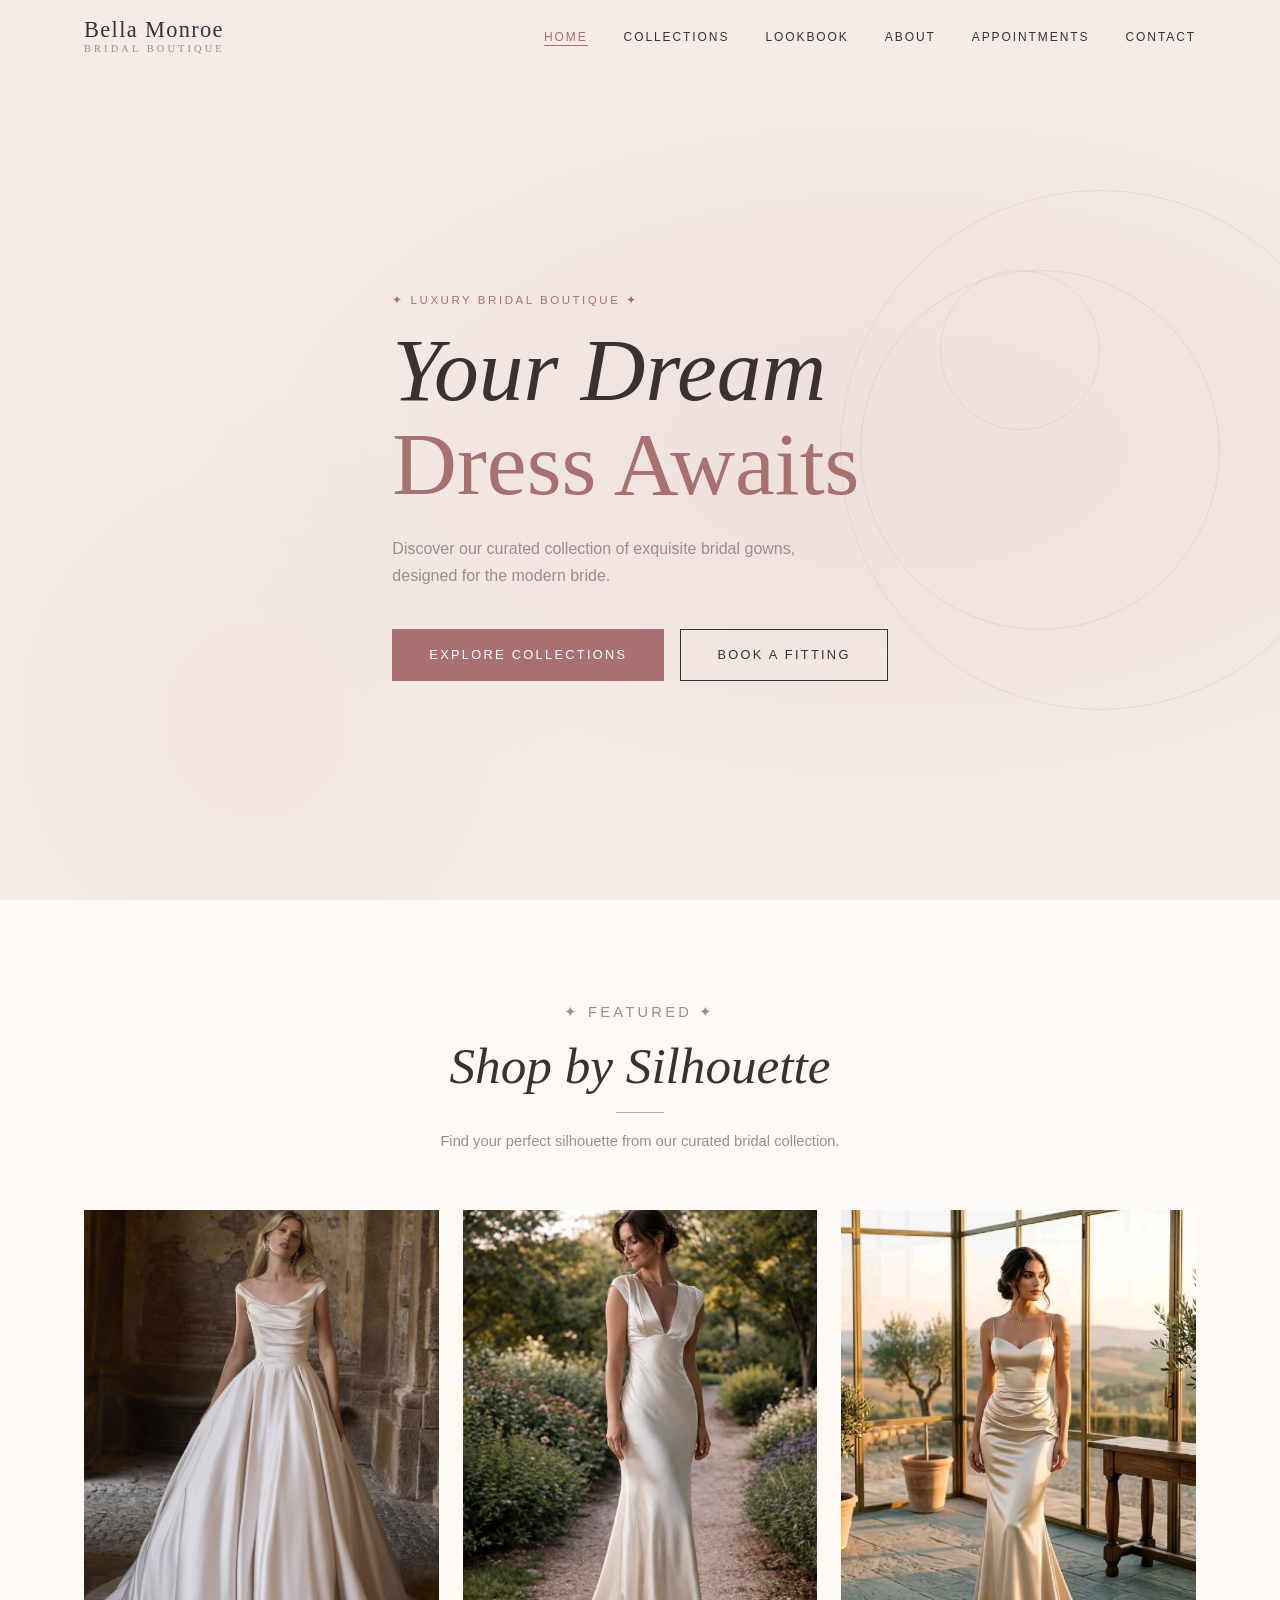
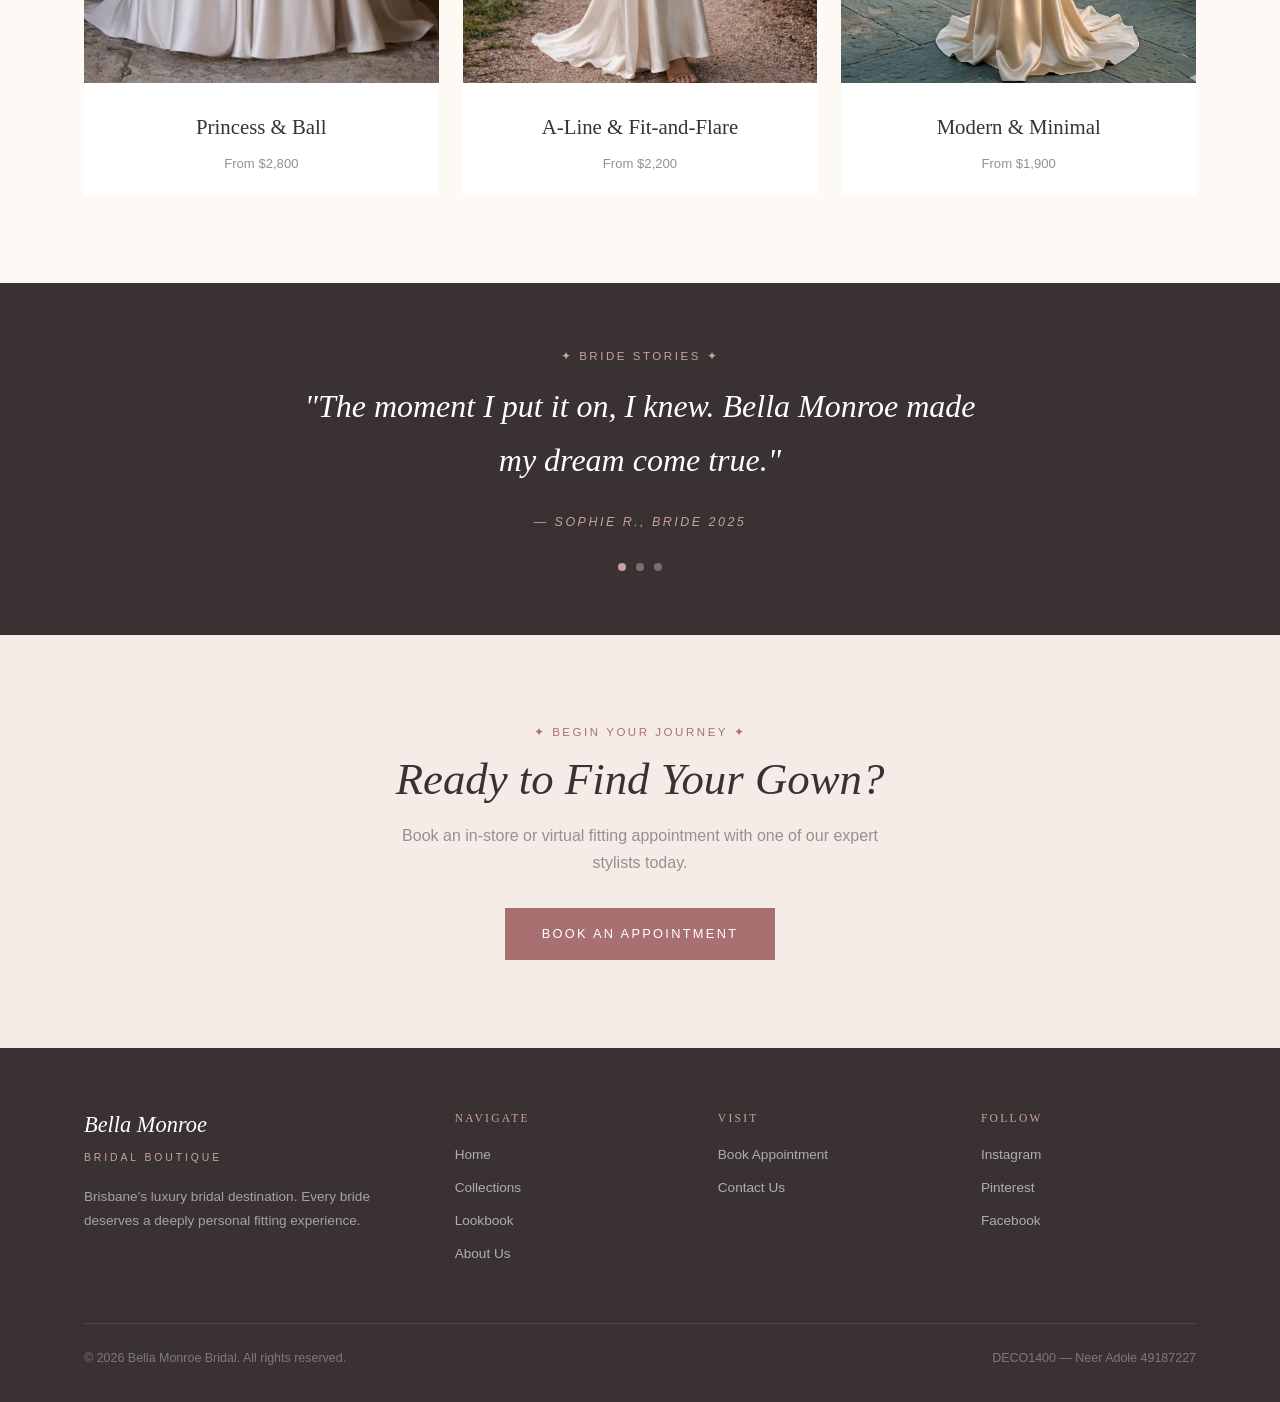
<file: index.html>
<!DOCTYPE html>
<html lang="en">
<head>
  <meta charset="UTF-8" />
  <meta name="viewport" content="width=device-width, initial-scale=1.0" />
  <title>Bella Monroe Bridal — Home</title>
  <link rel="stylesheet" href="css/style.css" />
</head>
<body>

  <nav class="nav">
    <div class="nav__inner">
      <a href="index.html" class="nav__logo">Bella Monroe<span>Bridal Boutique</span></a>
      <ul class="nav__links">
        <li><a href="index.html" class="active">Home</a></li>
        <li><a href="collections.html">Collections</a></li>
        <li><a href="lookbook.html">Lookbook</a></li>
        <li><a href="about.html">About</a></li>
        <li><a href="appointments.html">Appointments</a></li>
        <li><a href="contact.html">Contact</a></li>
      </ul>
      <button class="nav__burger" aria-label="Open menu"><span></span><span></span><span></span></button>
    </div>
  </nav>
  <div class="nav__mobile">
    <a href="index.html">Home</a><a href="collections.html">Collections</a><a href="lookbook.html">Lookbook</a>
    <a href="about.html">About</a><a href="appointments.html">Appointments</a><a href="contact.html">Contact</a>
  </div>

  <!-- Hero -->
  <section class="hero">
    <div class="hero__bg"></div>
    <div class="hero__ring hero__ring--1"></div>
    <div class="hero__ring hero__ring--2"></div>
    <div class="hero__ring hero__ring--3"></div>
    <div class="hero__content">
      <p class="eyebrow">✦ Luxury Bridal Boutique ✦</p>
      <h1>Your Dream<br><em>Dress Awaits</em></h1>
      <p class="hero__sub">Discover our curated collection of exquisite bridal gowns, designed for the modern bride.</p>
      <div class="hero__btns">
        <a href="collections.html" class="btn btn--rose">Explore Collections</a>
        <a href="appointments.html" class="btn">Book a Fitting</a>
      </div>
    </div>
  </section>

  <!-- Shop by Silhouette -->
  <section class="section section--ivory">
    <div class="container">
      <div class="section__heading reveal">
        <p class="eyebrow">✦ Featured ✦</p>
        <h2>Shop by Silhouette</h2>
        <div class="divider"></div>
        <p>Find your perfect silhouette from our curated bridal collection.</p>
      </div>
      <div class="silhouettes">
        <a href="collections.html" class="silhouette-card reveal">
          <div class="silhouette-card__img">
            <img src="images/gown-1.jpeg" alt="Princess and Ball Gown" />
          </div>
          <h3>Princess &amp; Ball</h3>
          <p>From $2,800</p>
        </a>
        <a href="collections.html" class="silhouette-card reveal">
          <div class="silhouette-card__img">
            <img src="images/gown-3.jpeg" alt="A-Line and Fit-and-Flare" />
          </div>
          <h3>A-Line &amp; Fit-and-Flare</h3>
          <p>From $2,200</p>
        </a>
        <a href="collections.html" class="silhouette-card reveal">
          <div class="silhouette-card__img">
            <img src="images/gown-8.jpeg" alt="Modern and Minimal" />
          </div>
          <h3>Modern &amp; Minimal</h3>
          <p>From $1,900</p>
        </a>
      </div>
    </div>
  </section>

  <!-- Testimonials -->
  <section class="testimonials-strip">
    <p class="eyebrow" style="color:var(--rose);">✦ Bride Stories ✦</p>
    <div class="testimonials-strip__track">
      <div class="testimonial active">
        <blockquote>"The moment I put it on, I knew. Bella Monroe made my dream come true."</blockquote>
        <cite>— Sophie R., Bride 2025</cite>
      </div>
      <div class="testimonial">
        <blockquote>"Every detail was perfect. The team made me feel like royalty from the very first fitting."</blockquote>
        <cite>— Amelia K., Bride 2025</cite>
      </div>
      <div class="testimonial">
        <blockquote>"I walked in nervous and walked out with the most beautiful gown I'd ever seen on myself."</blockquote>
        <cite>— Charlotte M., Bride 2024</cite>
      </div>
    </div>
    <div class="testimonials-strip__dots">
      <button class="active" aria-label="Testimonial 1"></button>
      <button aria-label="Testimonial 2"></button>
      <button aria-label="Testimonial 3"></button>
    </div>
  </section>

  <!-- CTA Strip -->
  <section class="section section--blush">
    <div class="container" style="text-align:center;">
      <div class="reveal">
        <p class="eyebrow">✦ Begin Your Journey ✦</p>
        <h2 style="font-size:clamp(1.8rem,3.5vw,2.8rem);font-style:italic;margin-bottom:16px;">Ready to Find Your Gown?</h2>
        <p style="color:var(--warm-grey);margin-bottom:32px;max-width:480px;margin-left:auto;margin-right:auto;">Book an in-store or virtual fitting appointment with one of our expert stylists today.</p>
        <a href="appointments.html" class="btn btn--rose">Book an Appointment</a>
      </div>
    </div>
  </section>

  <footer class="footer">
    <div class="container">
      <div class="footer__grid">
        <div class="footer__brand"><h3>Bella Monroe</h3><span>Bridal Boutique</span><p>Brisbane's luxury bridal destination. Every bride deserves a deeply personal fitting experience.</p></div>
        <div class="footer__col"><h4>Navigate</h4><a href="index.html">Home</a><a href="collections.html">Collections</a><a href="lookbook.html">Lookbook</a><a href="about.html">About Us</a></div>
        <div class="footer__col"><h4>Visit</h4><a href="appointments.html">Book Appointment</a><a href="contact.html">Contact Us</a></div>
        <div class="footer__col"><h4>Follow</h4><a href="#">Instagram</a><a href="#">Pinterest</a><a href="#">Facebook</a></div>
      </div>
      <div class="footer__bottom"><span>&copy; 2026 Bella Monroe Bridal. All rights reserved.</span><span>DECO1400 — Neer Adole 49187227</span></div>
    </div>
  </footer>
  <script src="js/script.js"></script>
</body>
</html>
</file>
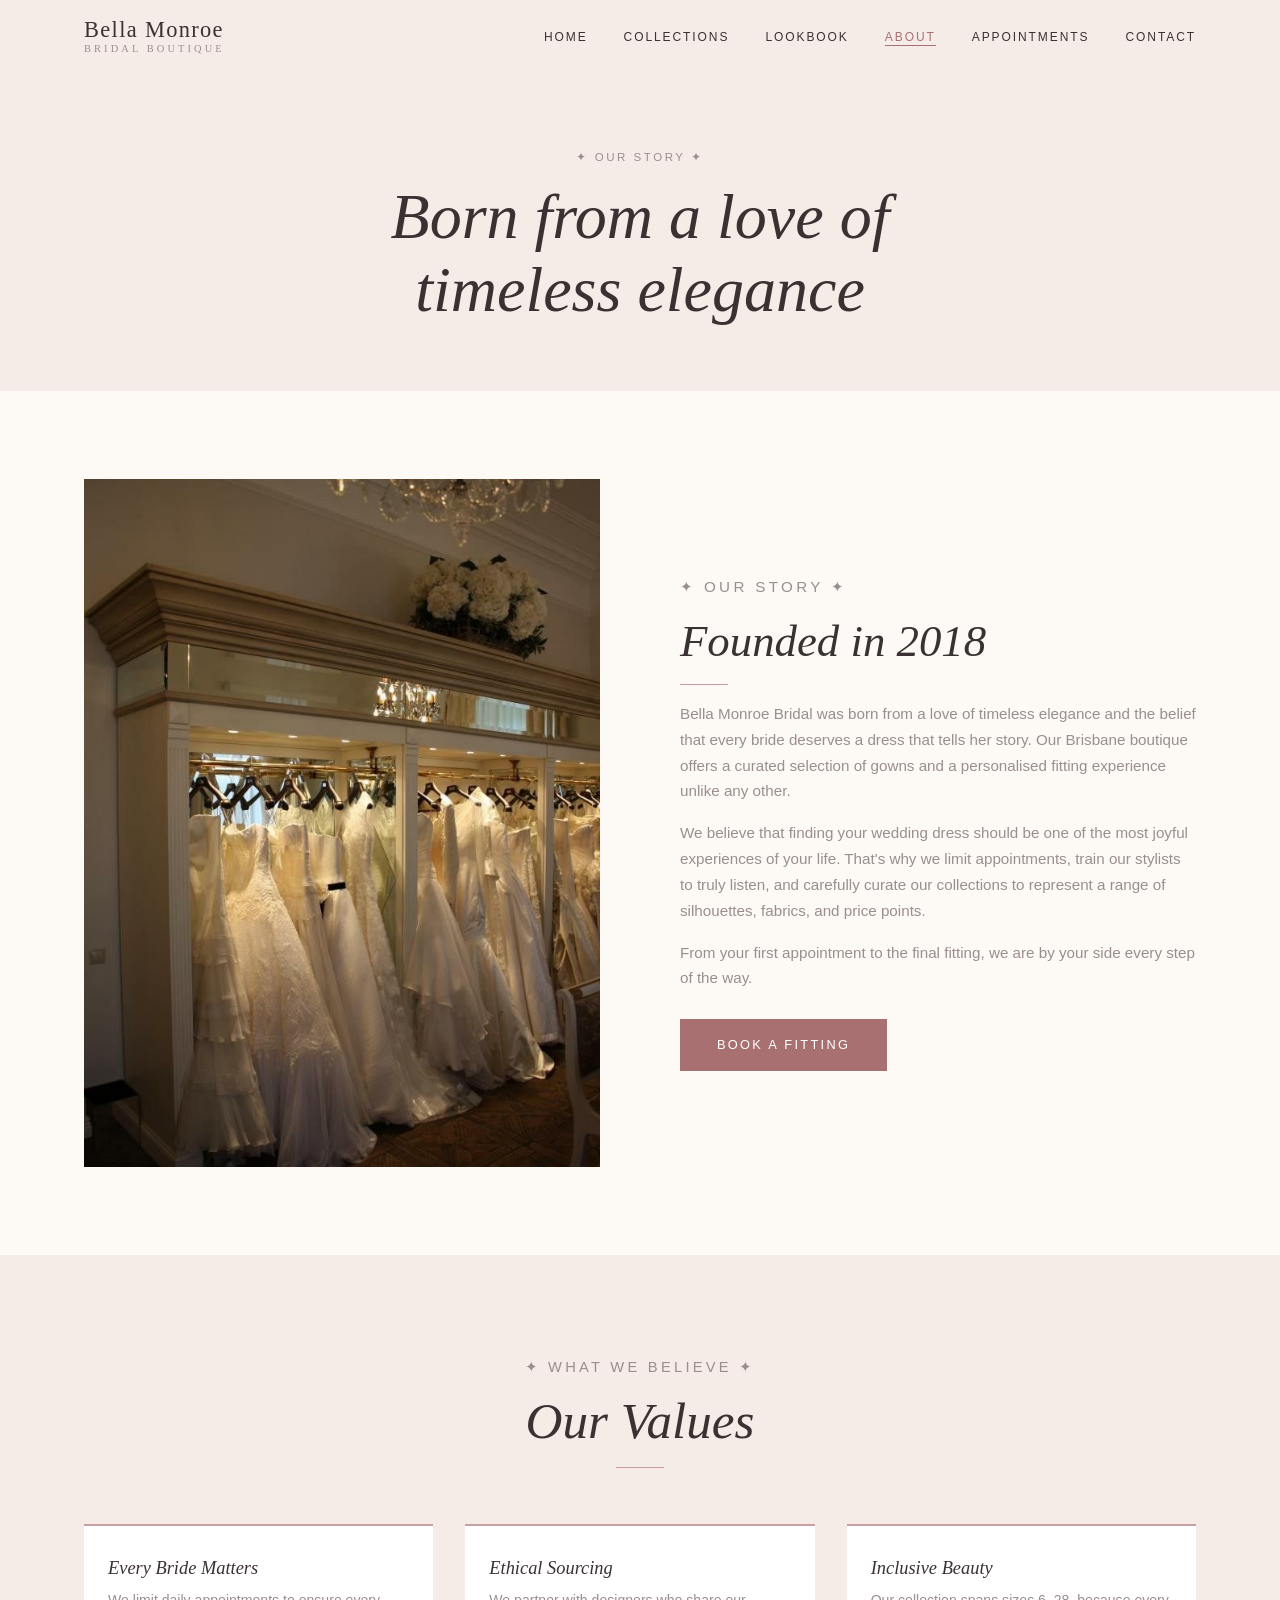
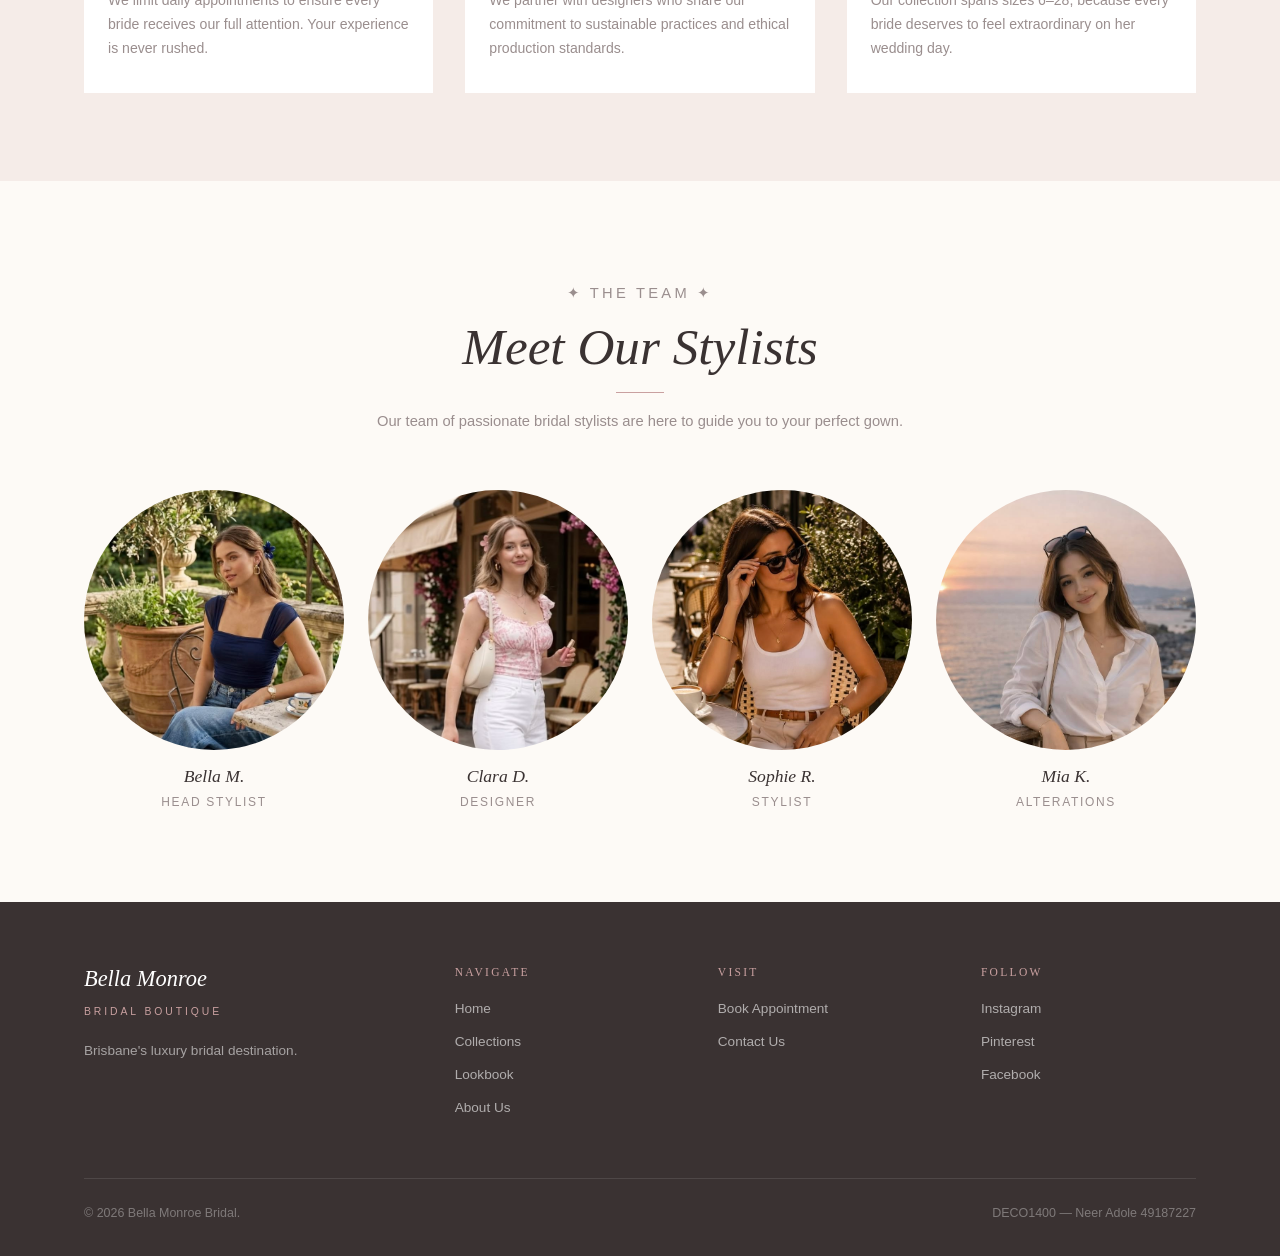
<file: about.html>
<!DOCTYPE html>
<html lang="en">
<head>
  <meta charset="UTF-8" />
  <meta name="viewport" content="width=device-width, initial-scale=1.0" />
  <title>Bella Monroe Bridal — About Us</title>
  <link rel="stylesheet" href="css/style.css" />
</head>
<body>

  <nav class="nav">
    <div class="nav__inner">
      <a href="index.html" class="nav__logo">Bella Monroe<span>Bridal Boutique</span></a>
      <ul class="nav__links">
        <li><a href="index.html">Home</a></li>
        <li><a href="collections.html">Collections</a></li>
        <li><a href="lookbook.html">Lookbook</a></li>
        <li><a href="about.html" class="active">About</a></li>
        <li><a href="appointments.html">Appointments</a></li>
        <li><a href="contact.html">Contact</a></li>
      </ul>
      <button class="nav__burger" aria-label="Open menu"><span></span><span></span><span></span></button>
    </div>
  </nav>
  <div class="nav__mobile">
    <a href="index.html">Home</a><a href="collections.html">Collections</a><a href="lookbook.html">Lookbook</a>
    <a href="about.html">About</a><a href="appointments.html">Appointments</a><a href="contact.html">Contact</a>
  </div>

  <header class="page-header">
    <p class="eyebrow">✦ Our Story ✦</p>
    <h1>Born from a love of<br><em>timeless elegance</em></h1>
  </header>

  <!-- Our Story — boutique image -->
  <section class="section section--ivory">
    <div class="container">
      <div class="about-split">
        <div class="about-split__img reveal">
          <img src="images/boutique.jpeg" alt="Bella Monroe Bridal boutique — gowns on display" />
        </div>
        <div class="about-split__text reveal">
          <p class="eyebrow">✦ Our Story ✦</p>
          <h2>Founded in 2018</h2>
          <div class="divider" style="margin:16px 0;"></div>
          <p>Bella Monroe Bridal was born from a love of timeless elegance and the belief that every bride deserves a dress that tells her story. Our Brisbane boutique offers a curated selection of gowns and a personalised fitting experience unlike any other.</p>
          <p>We believe that finding your wedding dress should be one of the most joyful experiences of your life. That's why we limit appointments, train our stylists to truly listen, and carefully curate our collections to represent a range of silhouettes, fabrics, and price points.</p>
          <p>From your first appointment to the final fitting, we are by your side every step of the way.</p>
          <a href="appointments.html" class="btn btn--rose" style="margin-top:12px;">Book a Fitting</a>
        </div>
      </div>
    </div>
  </section>

  <!-- Values -->
  <section class="section section--blush">
    <div class="container">
      <div class="section__heading reveal">
        <p class="eyebrow">✦ What We Believe ✦</p>
        <h2>Our Values</h2>
        <div class="divider"></div>
      </div>
      <div class="values-grid">
        <div class="value-item reveal">
          <h4>Every Bride Matters</h4>
          <p>We limit daily appointments to ensure every bride receives our full attention. Your experience is never rushed.</p>
        </div>
        <div class="value-item reveal">
          <h4>Ethical Sourcing</h4>
          <p>We partner with designers who share our commitment to sustainable practices and ethical production standards.</p>
        </div>
        <div class="value-item reveal">
          <h4>Inclusive Beauty</h4>
          <p>Our collection spans sizes 6–28, because every bride deserves to feel extraordinary on her wedding day.</p>
        </div>
      </div>
    </div>
  </section>

  <!-- Meet the Team — stylist photos -->
  <section class="section section--ivory">
    <div class="container">
      <div class="section__heading reveal">
        <p class="eyebrow">✦ The Team ✦</p>
        <h2>Meet Our Stylists</h2>
        <div class="divider"></div>
        <p>Our team of passionate bridal stylists are here to guide you to your perfect gown.</p>
      </div>
      <div class="team-grid">
        <div class="team-card reveal">
          <div class="team-card__photo">
            <img src="images/stylist-bella.jpg" alt="Bella M. — Head Stylist" />
          </div>
          <h4>Bella M.</h4>
          <span>Head Stylist</span>
        </div>
        <div class="team-card reveal">
          <div class="team-card__photo">
            <img src="images/stylist-clara.jpg" alt="Clara D. — Designer" />
          </div>
          <h4>Clara D.</h4>
          <span>Designer</span>
        </div>
        <div class="team-card reveal">
          <div class="team-card__photo">
            <img src="images/stylist-sophie.jpg" alt="Sophie R. — Stylist" />
          </div>
          <h4>Sophie R.</h4>
          <span>Stylist</span>
        </div>
        <div class="team-card reveal">
          <div class="team-card__photo">
            <img src="images/stylist-mia.jpg" alt="Mia K. — Alterations" />
          </div>
          <h4>Mia K.</h4>
          <span>Alterations</span>
        </div>
      </div>
    </div>
  </section>

  <footer class="footer">
    <div class="container">
      <div class="footer__grid">
        <div class="footer__brand"><h3>Bella Monroe</h3><span>Bridal Boutique</span><p>Brisbane's luxury bridal destination.</p></div>
        <div class="footer__col"><h4>Navigate</h4><a href="index.html">Home</a><a href="collections.html">Collections</a><a href="lookbook.html">Lookbook</a><a href="about.html">About Us</a></div>
        <div class="footer__col"><h4>Visit</h4><a href="appointments.html">Book Appointment</a><a href="contact.html">Contact Us</a></div>
        <div class="footer__col"><h4>Follow</h4><a href="#">Instagram</a><a href="#">Pinterest</a><a href="#">Facebook</a></div>
      </div>
      <div class="footer__bottom"><span>&copy; 2026 Bella Monroe Bridal.</span><span>DECO1400 — Neer Adole 49187227</span></div>
    </div>
  </footer>
  <script src="js/script.js"></script>
</body>
</html>
</file>
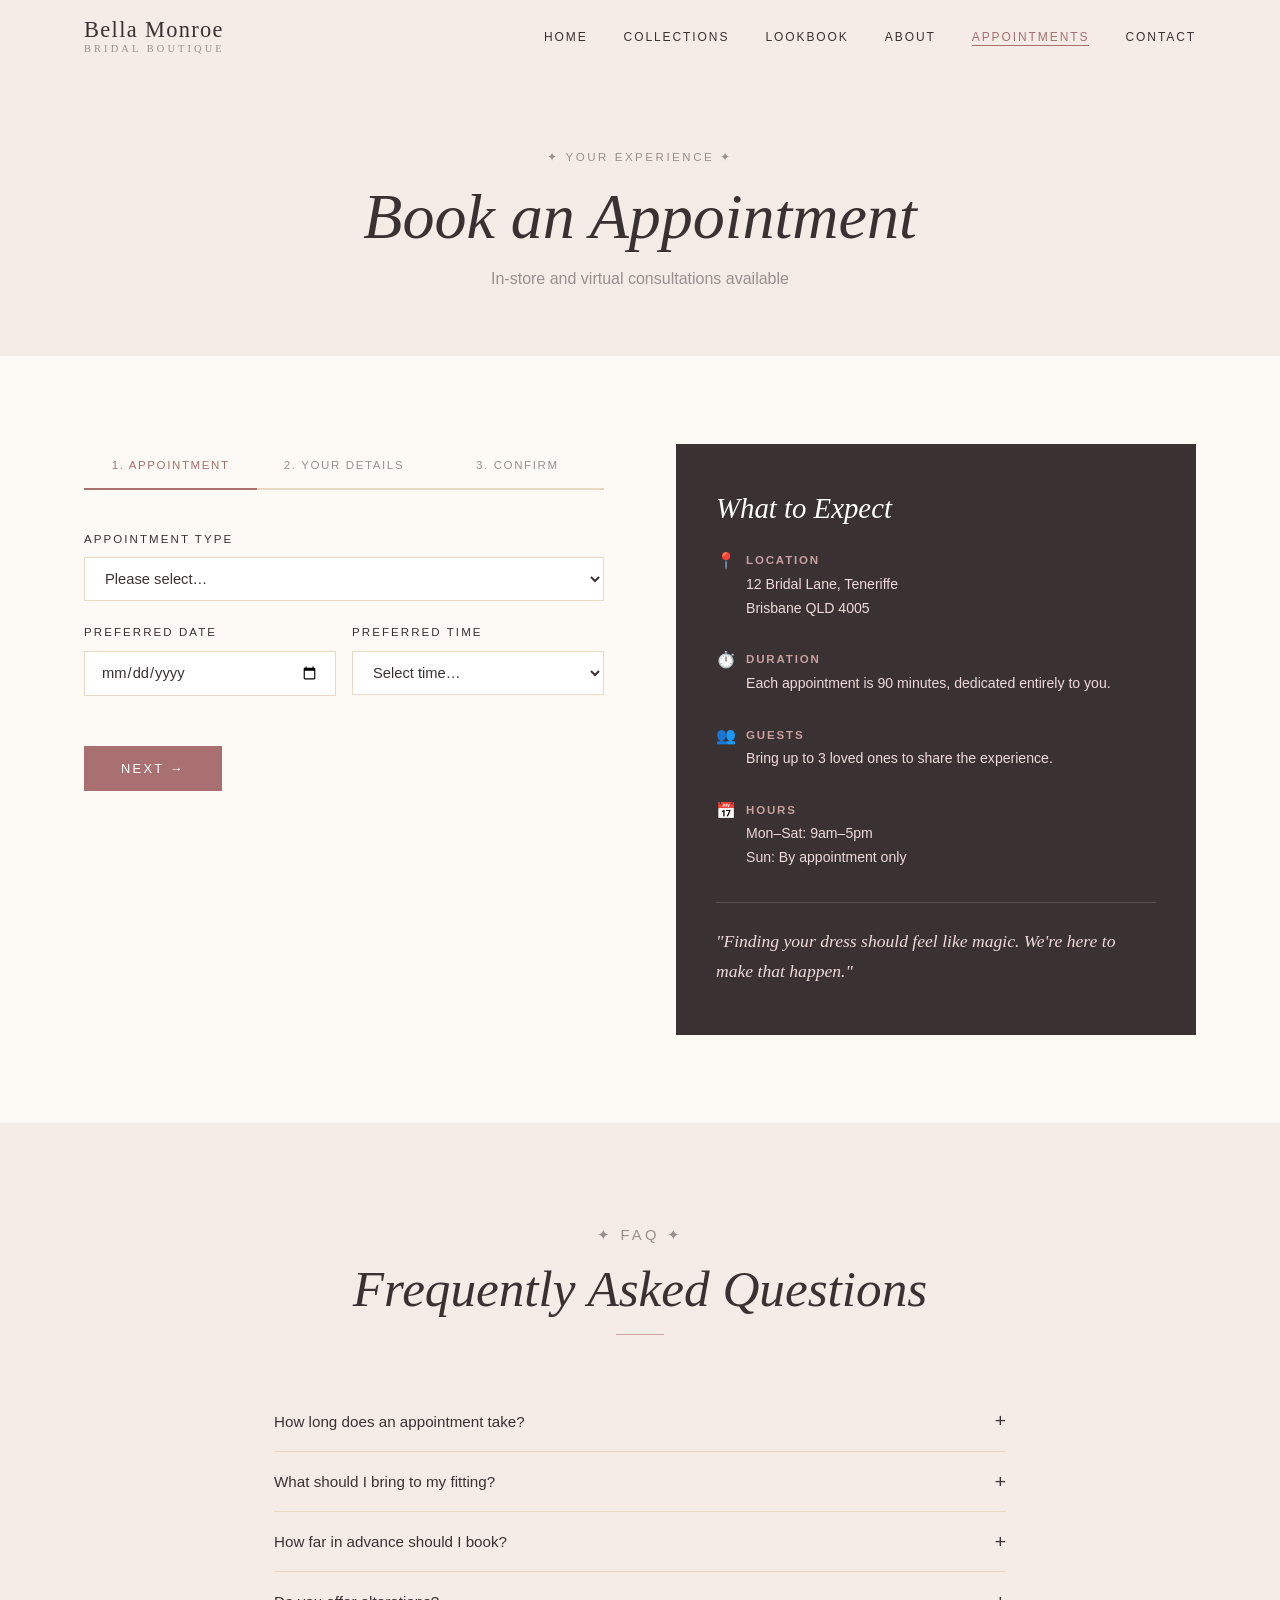
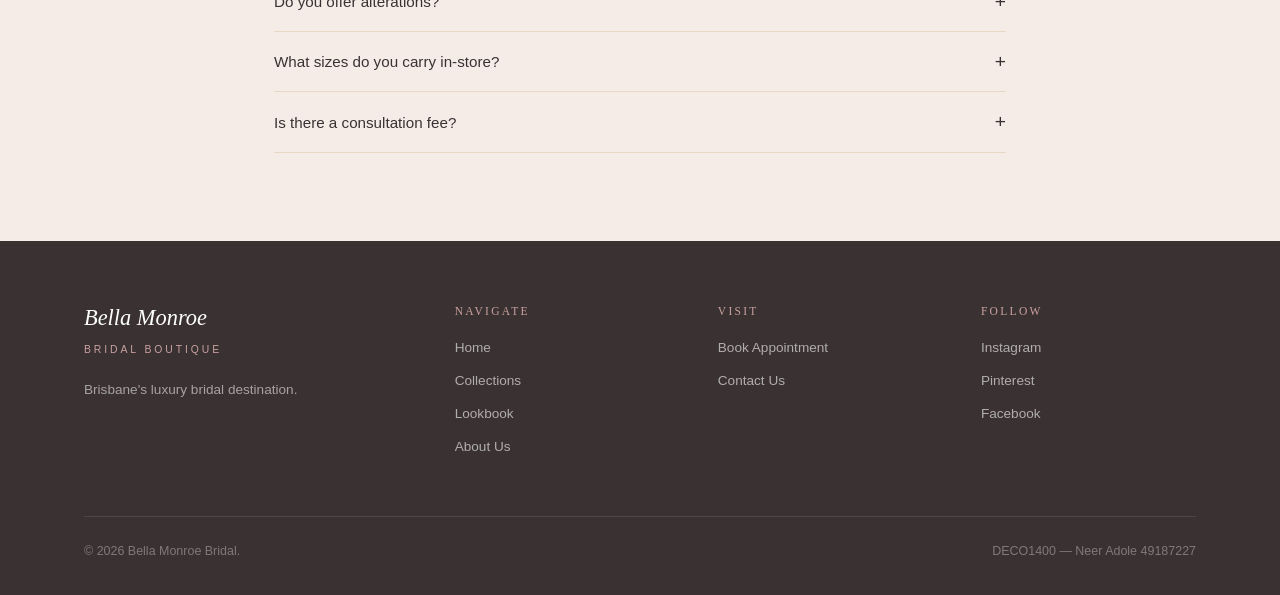
<file: appointments.html>
<!DOCTYPE html>
<html lang="en">
<head>
  <meta charset="UTF-8" />
  <meta name="viewport" content="width=device-width, initial-scale=1.0" />
  <title>Bella Monroe Bridal — Appointments</title>
  <link rel="stylesheet" href="css/style.css" />
</head>
<body>

  <nav class="nav">
    <div class="nav__inner">
      <a href="index.html" class="nav__logo">Bella Monroe<span>Bridal Boutique</span></a>
      <ul class="nav__links">
        <li><a href="index.html">Home</a></li>
        <li><a href="collections.html">Collections</a></li>
        <li><a href="lookbook.html">Lookbook</a></li>
        <li><a href="about.html">About</a></li>
        <li><a href="appointments.html" class="active">Appointments</a></li>
        <li><a href="contact.html">Contact</a></li>
      </ul>
      <button class="nav__burger" aria-label="Open menu"><span></span><span></span><span></span></button>
    </div>
  </nav>
  <div class="nav__mobile">
    <a href="index.html">Home</a><a href="collections.html">Collections</a><a href="lookbook.html">Lookbook</a>
    <a href="about.html">About</a><a href="appointments.html">Appointments</a><a href="contact.html">Contact</a>
  </div>

  <header class="page-header">
    <p class="eyebrow">✦ Your Experience ✦</p>
    <h1>Book an Appointment</h1>
    <p>In-store and virtual consultations available</p>
  </header>

  <section class="section section--ivory">
    <div class="container">
      <div class="booking-layout">

        <!-- Form Side -->
        <div>
          <!-- Progress Steps (JS Interaction #8) -->
          <div class="progress-steps">
            <div class="step active">1. Appointment</div>
            <div class="step">2. Your Details</div>
            <div class="step">3. Confirm</div>
          </div>

          <form id="booking-form" novalidate>

            <!-- Step 1: Appointment Type -->
            <div class="form-step active">
              <div class="form-group">
                <label for="appt-type">Appointment Type</label>
                <select id="appt-type" required>
                  <option value="">Please select…</option>
                  <option value="in-store">In-Store Fitting</option>
                  <option value="virtual">Virtual Consultation</option>
                </select>
                <span class="field-error">Please select an appointment type</span>
              </div>
              <div class="form-row">
                <div class="form-group">
                  <label for="pref-date">Preferred Date</label>
                  <input type="date" id="pref-date" required />
                  <span class="field-error">Please select a date</span>
                </div>
                <div class="form-group">
                  <label for="pref-time">Preferred Time</label>
                  <select id="pref-time" required>
                    <option value="">Select time…</option>
                    <option>9:00 AM</option>
                    <option>10:00 AM</option>
                    <option>11:00 AM</option>
                    <option>1:00 PM</option>
                    <option>2:00 PM</option>
                    <option>3:00 PM</option>
                    <option>4:00 PM</option>
                  </select>
                  <span class="field-error">Please select a time</span>
                </div>
              </div>
              <div class="step-btns">
                <button type="button" class="btn btn--rose btn-next">Next →</button>
              </div>
            </div>

            <!-- Step 2: Your Details -->
            <div class="form-step">
              <div class="form-row">
                <div class="form-group">
                  <label for="first-name">First Name</label>
                  <input type="text" id="first-name" placeholder="e.g. Sophie" required />
                  <span class="field-error">Please enter your first name</span>
                </div>
                <div class="form-group">
                  <label for="last-name">Last Name</label>
                  <input type="text" id="last-name" placeholder="e.g. Reynolds" required />
                  <span class="field-error">Please enter your last name</span>
                </div>
              </div>
              <div class="form-group">
                <label for="email">Email Address</label>
                <input type="email" id="email" placeholder="you@email.com" required />
                <span class="field-error">Please enter a valid email address</span>
              </div>
              <div class="form-group">
                <label for="phone">Phone Number</label>
                <input type="tel" id="phone" placeholder="e.g. 0412 345 678" required />
                <span class="field-error">Please enter your phone number</span>
              </div>
              <div class="form-group">
                <label for="message">Special Requirements (optional)</label>
                <textarea id="message" placeholder="Tell us about your vision, wedding date, or any special needs…"></textarea>
              </div>
              <div class="step-btns">
                <button type="button" class="btn btn-prev">← Back</button>
                <button type="button" class="btn btn--rose btn-next">Next →</button>
              </div>
            </div>

            <!-- Step 3: Confirm -->
            <div class="form-step">
              <div style="background:var(--blush);padding:28px;margin-bottom:24px;">
                <p class="eyebrow" style="margin-bottom:8px;">Your Booking Summary</p>
                <p style="font-size:0.9rem;color:var(--warm-grey);">Please review your details before submitting.</p>
              </div>
              <div class="form-group">
                <label style="color:var(--warm-grey);font-size:0.82rem;">By submitting, you agree to our appointment terms. We'll confirm your booking within 24 hours.</label>
              </div>
              <div class="step-btns">
                <button type="button" class="btn btn-prev">← Back</button>
                <button type="submit" class="btn btn--rose">Request Appointment</button>
              </div>
            </div>

          </form>

          <!-- Success message -->
          <div class="form-success" id="booking-success">
            <p style="font-size:1.5rem;">💌</p>
            <h3 style="font-family:var(--font-display);font-style:italic;margin:8px 0;">Request Received!</h3>
            <p style="color:var(--warm-grey);">Thank you! We'll confirm your appointment within 24 hours.</p>
          </div>
        </div>

        <!-- Info Aside -->
        <div class="form-aside">
          <h3>What to Expect</h3>
          <div class="detail">
            <span>📍</span>
            <div>
              <strong style="font-size:0.72rem;letter-spacing:0.16em;text-transform:uppercase;color:var(--rose);">Location</strong>
              <p>12 Bridal Lane, Teneriffe<br>Brisbane QLD 4005</p>
            </div>
          </div>
          <div class="detail">
            <span>⏱️</span>
            <div>
              <strong style="font-size:0.72rem;letter-spacing:0.16em;text-transform:uppercase;color:var(--rose);">Duration</strong>
              <p>Each appointment is 90 minutes, dedicated entirely to you.</p>
            </div>
          </div>
          <div class="detail">
            <span>👥</span>
            <div>
              <strong style="font-size:0.72rem;letter-spacing:0.16em;text-transform:uppercase;color:var(--rose);">Guests</strong>
              <p>Bring up to 3 loved ones to share the experience.</p>
            </div>
          </div>
          <div class="detail">
            <span>📅</span>
            <div>
              <strong style="font-size:0.72rem;letter-spacing:0.16em;text-transform:uppercase;color:var(--rose);">Hours</strong>
              <p>Mon–Sat: 9am–5pm<br>Sun: By appointment only</p>
            </div>
          </div>
          <div style="margin-top:24px;padding-top:24px;border-top:1px solid rgba(255,255,255,0.15);font-style:italic;font-family:var(--font-display);font-size:1.1rem;color:var(--rose-light);">
            "Finding your dress should feel like magic. We're here to make that happen."
          </div>
        </div>

      </div>
    </div>
  </section>

  <!-- FAQ Accordion (JS Interaction #7) -->
  <section class="section section--blush">
    <div class="container" style="max-width:780px;">
      <div class="section__heading reveal">
        <p class="eyebrow">✦ FAQ ✦</p>
        <h2>Frequently Asked Questions</h2>
        <div class="divider"></div>
      </div>
      <div class="faq-list">
        <div class="faq-item">
          <button class="faq-item__q">How long does an appointment take? <span class="icon">+</span></button>
          <div class="faq-item__a">Each bridal appointment is 90 minutes. This gives you plenty of time to try a range of styles and talk through your vision with your stylist without feeling rushed.</div>
        </div>
        <div class="faq-item">
          <button class="faq-item__q">What should I bring to my fitting? <span class="icon">+</span></button>
          <div class="faq-item__a">We recommend wearing nude, seamless underwear and bringing any shoes with a similar heel height to what you plan to wear. If you have inspiration images, bring those too — the more we know, the better!</div>
        </div>
        <div class="faq-item">
          <button class="faq-item__q">How far in advance should I book? <span class="icon">+</span></button>
          <div class="faq-item__a">We recommend booking your appointment 12–18 months before your wedding date to allow time for ordering, production, and alterations. However, we do have some gowns available for shorter lead times — ask us!</div>
        </div>
        <div class="faq-item">
          <button class="faq-item__q">Do you offer alterations? <span class="icon">+</span></button>
          <div class="faq-item__a">Yes! Our in-house alterations specialist Mia ensures your gown fits you perfectly. Alteration costs vary depending on the scope of work and are quoted separately.</div>
        </div>
        <div class="faq-item">
          <button class="faq-item__q">What sizes do you carry in-store? <span class="icon">+</span></button>
          <div class="faq-item__a">Our sample gowns range from size 8 to 22. All gowns can be ordered in sizes 6–28. Our stylists are experienced in helping every bride visualise how a gown will look in their size.</div>
        </div>
        <div class="faq-item">
          <button class="faq-item__q">Is there a consultation fee? <span class="icon">+</span></button>
          <div class="faq-item__a">Our appointments are complimentary. We believe every bride deserves to experience the magic of trying on gowns without any pressure or upfront cost.</div>
        </div>
      </div>
    </div>
  </section>

  <footer class="footer">
    <div class="container">
      <div class="footer__grid">
        <div class="footer__brand"><h3>Bella Monroe</h3><span>Bridal Boutique</span><p>Brisbane's luxury bridal destination.</p></div>
        <div class="footer__col"><h4>Navigate</h4><a href="index.html">Home</a><a href="collections.html">Collections</a><a href="lookbook.html">Lookbook</a><a href="about.html">About Us</a></div>
        <div class="footer__col"><h4>Visit</h4><a href="appointments.html">Book Appointment</a><a href="contact.html">Contact Us</a></div>
        <div class="footer__col"><h4>Follow</h4><a href="#">Instagram</a><a href="#">Pinterest</a><a href="#">Facebook</a></div>
      </div>
      <div class="footer__bottom"><span>&copy; 2026 Bella Monroe Bridal.</span><span>DECO1400 — Neer Adole 49187227</span></div>
    </div>
  </footer>

  <script src="js/script.js"></script>
</body>
</html>
</file>
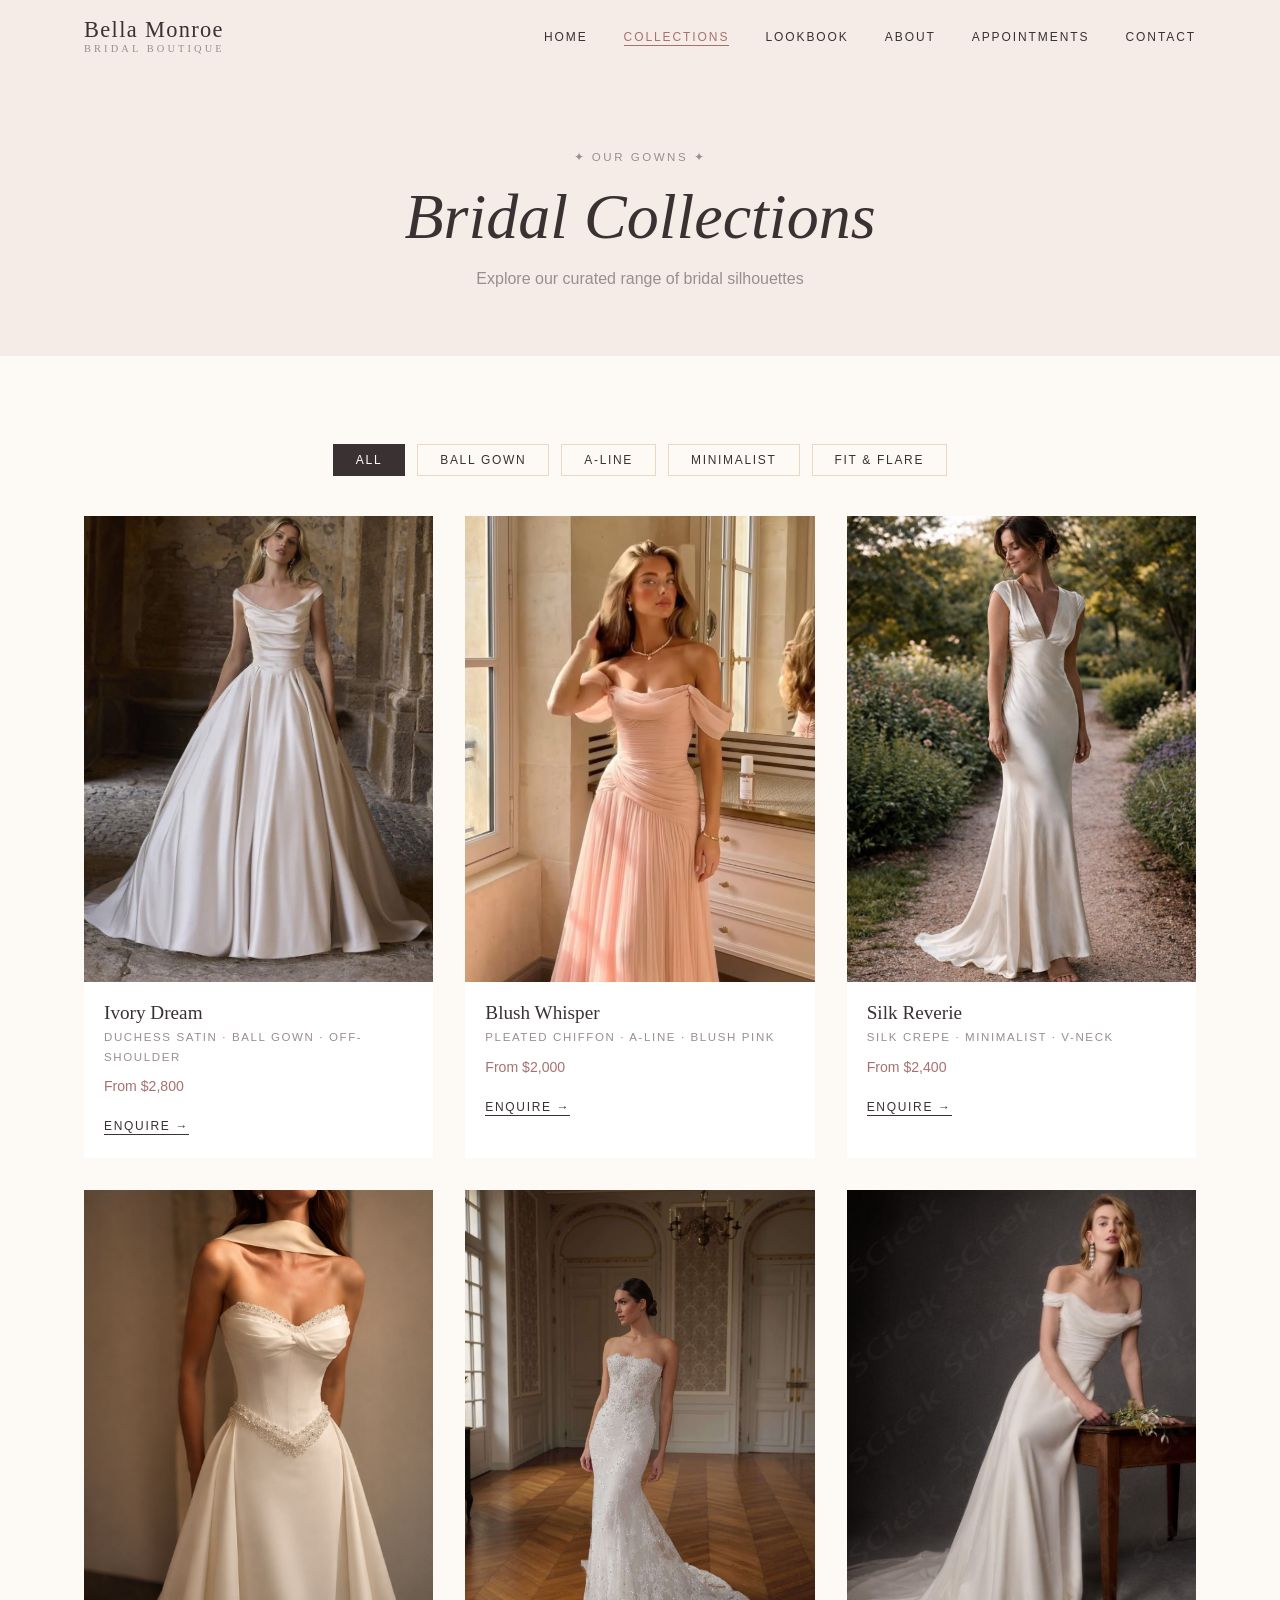
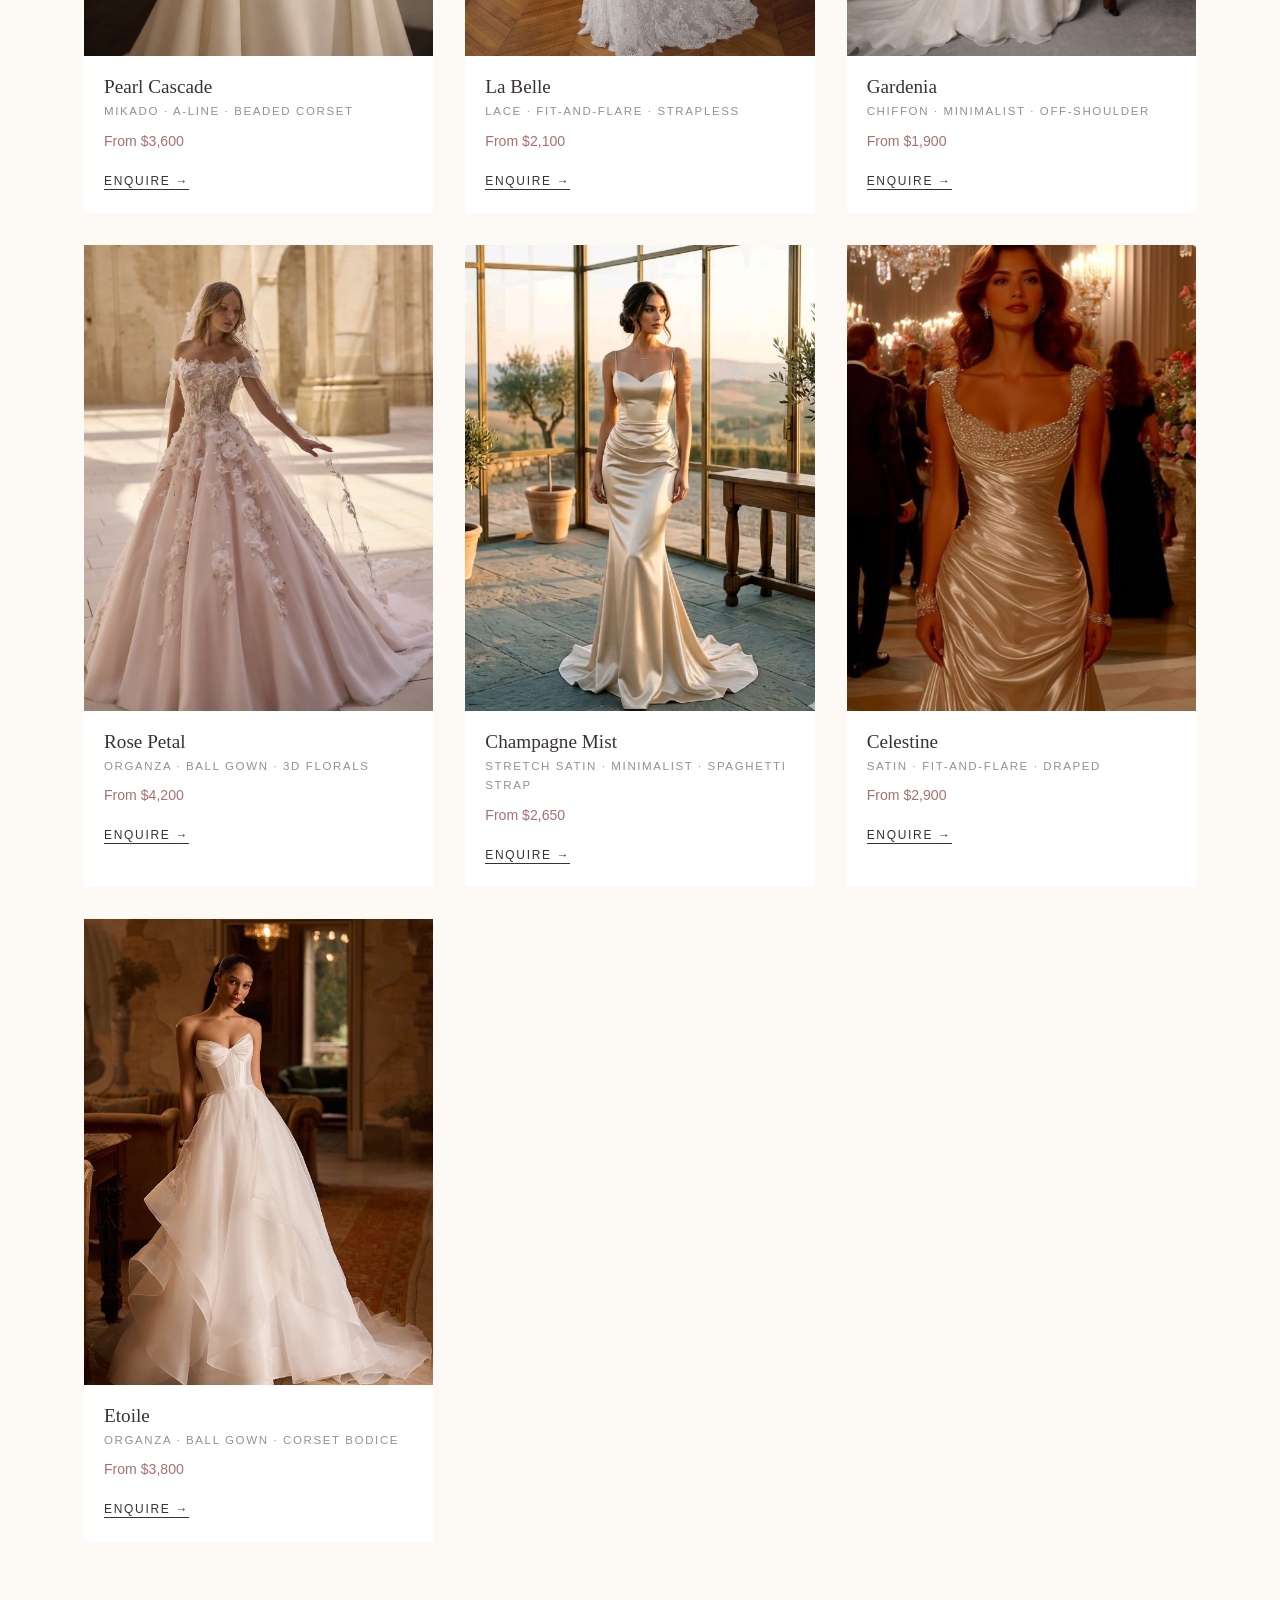
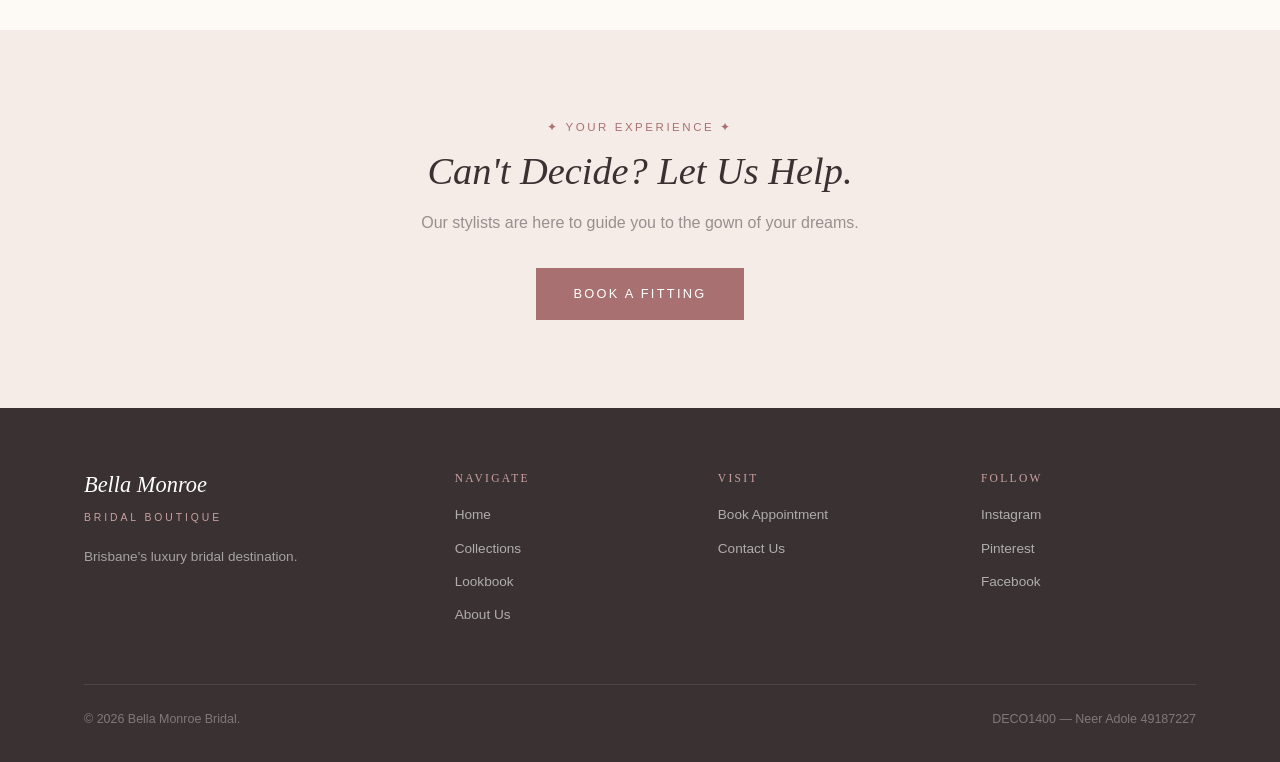
<file: collections.html>
<!DOCTYPE html>
<html lang="en">
<head>
  <meta charset="UTF-8" />
  <meta name="viewport" content="width=device-width, initial-scale=1.0" />
  <title>Bella Monroe Bridal — Collections</title>
  <link rel="stylesheet" href="css/style.css" />
</head>
<body>
  <nav class="nav">
    <div class="nav__inner">
      <a href="index.html" class="nav__logo">Bella Monroe<span>Bridal Boutique</span></a>
      <ul class="nav__links">
        <li><a href="index.html">Home</a></li>
        <li><a href="collections.html" class="active">Collections</a></li>
        <li><a href="lookbook.html">Lookbook</a></li>
        <li><a href="about.html">About</a></li>
        <li><a href="appointments.html">Appointments</a></li>
        <li><a href="contact.html">Contact</a></li>
      </ul>
      <button class="nav__burger" aria-label="Open menu"><span></span><span></span><span></span></button>
    </div>
  </nav>
  <div class="nav__mobile">
    <a href="index.html">Home</a><a href="collections.html">Collections</a><a href="lookbook.html">Lookbook</a>
    <a href="about.html">About</a><a href="appointments.html">Appointments</a><a href="contact.html">Contact</a>
  </div>

  <header class="page-header">
    <p class="eyebrow">✦ Our Gowns ✦</p>
    <h1>Bridal Collections</h1>
    <p>Explore our curated range of bridal silhouettes</p>
  </header>

  <section class="section section--ivory">
    <div class="container">
      <div class="filter-bar">
        <button data-filter="all" class="active">All</button>
        <button data-filter="ball-gown">Ball Gown</button>
        <button data-filter="a-line">A-Line</button>
        <button data-filter="minimalist">Minimalist</button>
        <button data-filter="fit-flare">Fit &amp; Flare</button>
      </div>

      <div class="gowns-grid">

        <!-- gown-1: off-shoulder satin ball gown -->
        <div class="gown-card reveal" data-type="ball-gown">
          <div class="gown-card__img">
            <img src="images/gown-1.jpeg" alt="Ivory Dream — Off-shoulder satin ball gown" />
          </div>
          <div class="gown-card__info">
            <h3>Ivory Dream</h3>
            <p class="tag">Duchess Satin · Ball Gown · Off-Shoulder</p>
            <p class="price">From $2,800</p>
            <a href="appointments.html" class="enquire-link">Enquire →</a>
          </div>
        </div>

        <!-- gown-2: blush pink pleated off-shoulder -->
        <div class="gown-card reveal" data-type="a-line">
          <div class="gown-card__img">
            <img src="images/gown-2.jpeg" alt="Blush Whisper — Pleated blush gown" />
          </div>
          <div class="gown-card__info">
            <h3>Blush Whisper</h3>
            <p class="tag">Pleated Chiffon · A-Line · Blush Pink</p>
            <p class="price">From $2,000</p>
            <a href="appointments.html" class="enquire-link">Enquire →</a>
          </div>
        </div>

        <!-- gown-3: ivory silk minimalist V-neck -->
        <div class="gown-card reveal" data-type="minimalist">
          <div class="gown-card__img">
            <img src="images/gown-3.jpeg" alt="Silk Reverie — Minimalist silk gown" />
          </div>
          <div class="gown-card__info">
            <h3>Silk Reverie</h3>
            <p class="tag">Silk Crepe · Minimalist · V-Neck</p>
            <p class="price">From $2,400</p>
            <a href="appointments.html" class="enquire-link">Enquire →</a>
          </div>
        </div>

        <!-- gown-4: beaded corset sweetheart A-line -->
        <div class="gown-card reveal" data-type="a-line">
          <div class="gown-card__img">
            <img src="images/gown-4.jpeg" alt="Pearl Cascade — Beaded corset gown" />
          </div>
          <div class="gown-card__info">
            <h3>Pearl Cascade</h3>
            <p class="tag">Mikado · A-Line · Beaded Corset</p>
            <p class="price">From $3,600</p>
            <a href="appointments.html" class="enquire-link">Enquire →</a>
          </div>
        </div>

        <!-- gown-5: lace fit-and-flare strapless -->
        <div class="gown-card reveal" data-type="fit-flare">
          <div class="gown-card__img">
            <img src="images/gown-5.jpeg" alt="La Belle — Lace fit-and-flare" />
          </div>
          <div class="gown-card__info">
            <h3>La Belle</h3>
            <p class="tag">Lace · Fit-and-Flare · Strapless</p>
            <p class="price">From $2,100</p>
            <a href="appointments.html" class="enquire-link">Enquire →</a>
          </div>
        </div>

        <!-- gown-6: off-shoulder chiffon minimalist -->
        <div class="gown-card reveal" data-type="minimalist">
          <div class="gown-card__img">
            <img src="images/gown-6.jpeg" alt="Gardenia — Off-shoulder chiffon" />
          </div>
          <div class="gown-card__info">
            <h3>Gardenia</h3>
            <p class="tag">Chiffon · Minimalist · Off-Shoulder</p>
            <p class="price">From $1,900</p>
            <a href="appointments.html" class="enquire-link">Enquire →</a>
          </div>
        </div>

        <!-- gown-7: blush 3D floral ball gown -->
        <div class="gown-card reveal" data-type="ball-gown">
          <div class="gown-card__img">
            <img src="images/gown-7.jpeg" alt="Rose Petal — Floral ball gown" />
          </div>
          <div class="gown-card__info">
            <h3>Rose Petal</h3>
            <p class="tag">Organza · Ball Gown · 3D Florals</p>
            <p class="price">From $4,200</p>
            <a href="appointments.html" class="enquire-link">Enquire →</a>
          </div>
        </div>

        <!-- gown-8: champagne satin spaghetti strap -->
        <div class="gown-card reveal" data-type="minimalist">
          <div class="gown-card__img">
            <img src="images/gown-8.jpeg" alt="Champagne Mist — Satin slip gown" />
          </div>
          <div class="gown-card__info">
            <h3>Champagne Mist</h3>
            <p class="tag">Stretch Satin · Minimalist · Spaghetti Strap</p>
            <p class="price">From $2,650</p>
            <a href="appointments.html" class="enquire-link">Enquire →</a>
          </div>
        </div>

        <!-- gown-9: draped satin fit-and-flare -->
        <div class="gown-card reveal" data-type="fit-flare">
          <div class="gown-card__img">
            <img src="images/gown-9.jpeg" alt="Celestine — Draped satin gown" />
          </div>
          <div class="gown-card__info">
            <h3>Celestine</h3>
            <p class="tag">Satin · Fit-and-Flare · Draped</p>
            <p class="price">From $2,900</p>
            <a href="appointments.html" class="enquire-link">Enquire →</a>
          </div>
        </div>

        <!-- gown-10: corset organza layered ball gown -->
        <div class="gown-card reveal" data-type="ball-gown">
          <div class="gown-card__img">
            <img src="images/gown-10.jpeg" alt="Etoile — Corset organza ball gown" />
          </div>
          <div class="gown-card__info">
            <h3>Etoile</h3>
            <p class="tag">Organza · Ball Gown · Corset Bodice</p>
            <p class="price">From $3,800</p>
            <a href="appointments.html" class="enquire-link">Enquire →</a>
          </div>
        </div>

      </div>
    </div>
  </section>

  <section class="section section--blush" style="text-align:center;">
    <div class="container reveal">
      <p class="eyebrow">✦ Your Experience ✦</p>
      <h2 style="font-style:italic;font-size:clamp(1.8rem,3vw,2.6rem);margin-bottom:16px;">Can't Decide? Let Us Help.</h2>
      <p style="color:var(--warm-grey);margin-bottom:32px;">Our stylists are here to guide you to the gown of your dreams.</p>
      <a href="appointments.html" class="btn btn--rose">Book a Fitting</a>
    </div>
  </section>

  <footer class="footer">
    <div class="container">
      <div class="footer__grid">
        <div class="footer__brand"><h3>Bella Monroe</h3><span>Bridal Boutique</span><p>Brisbane's luxury bridal destination.</p></div>
        <div class="footer__col"><h4>Navigate</h4><a href="index.html">Home</a><a href="collections.html">Collections</a><a href="lookbook.html">Lookbook</a><a href="about.html">About Us</a></div>
        <div class="footer__col"><h4>Visit</h4><a href="appointments.html">Book Appointment</a><a href="contact.html">Contact Us</a></div>
        <div class="footer__col"><h4>Follow</h4><a href="#">Instagram</a><a href="#">Pinterest</a><a href="#">Facebook</a></div>
      </div>
      <div class="footer__bottom"><span>&copy; 2026 Bella Monroe Bridal.</span><span>DECO1400 — Neer Adole 49187227</span></div>
    </div>
  </footer>
  <script src="js/script.js"></script>
</body>
</html>
</file>
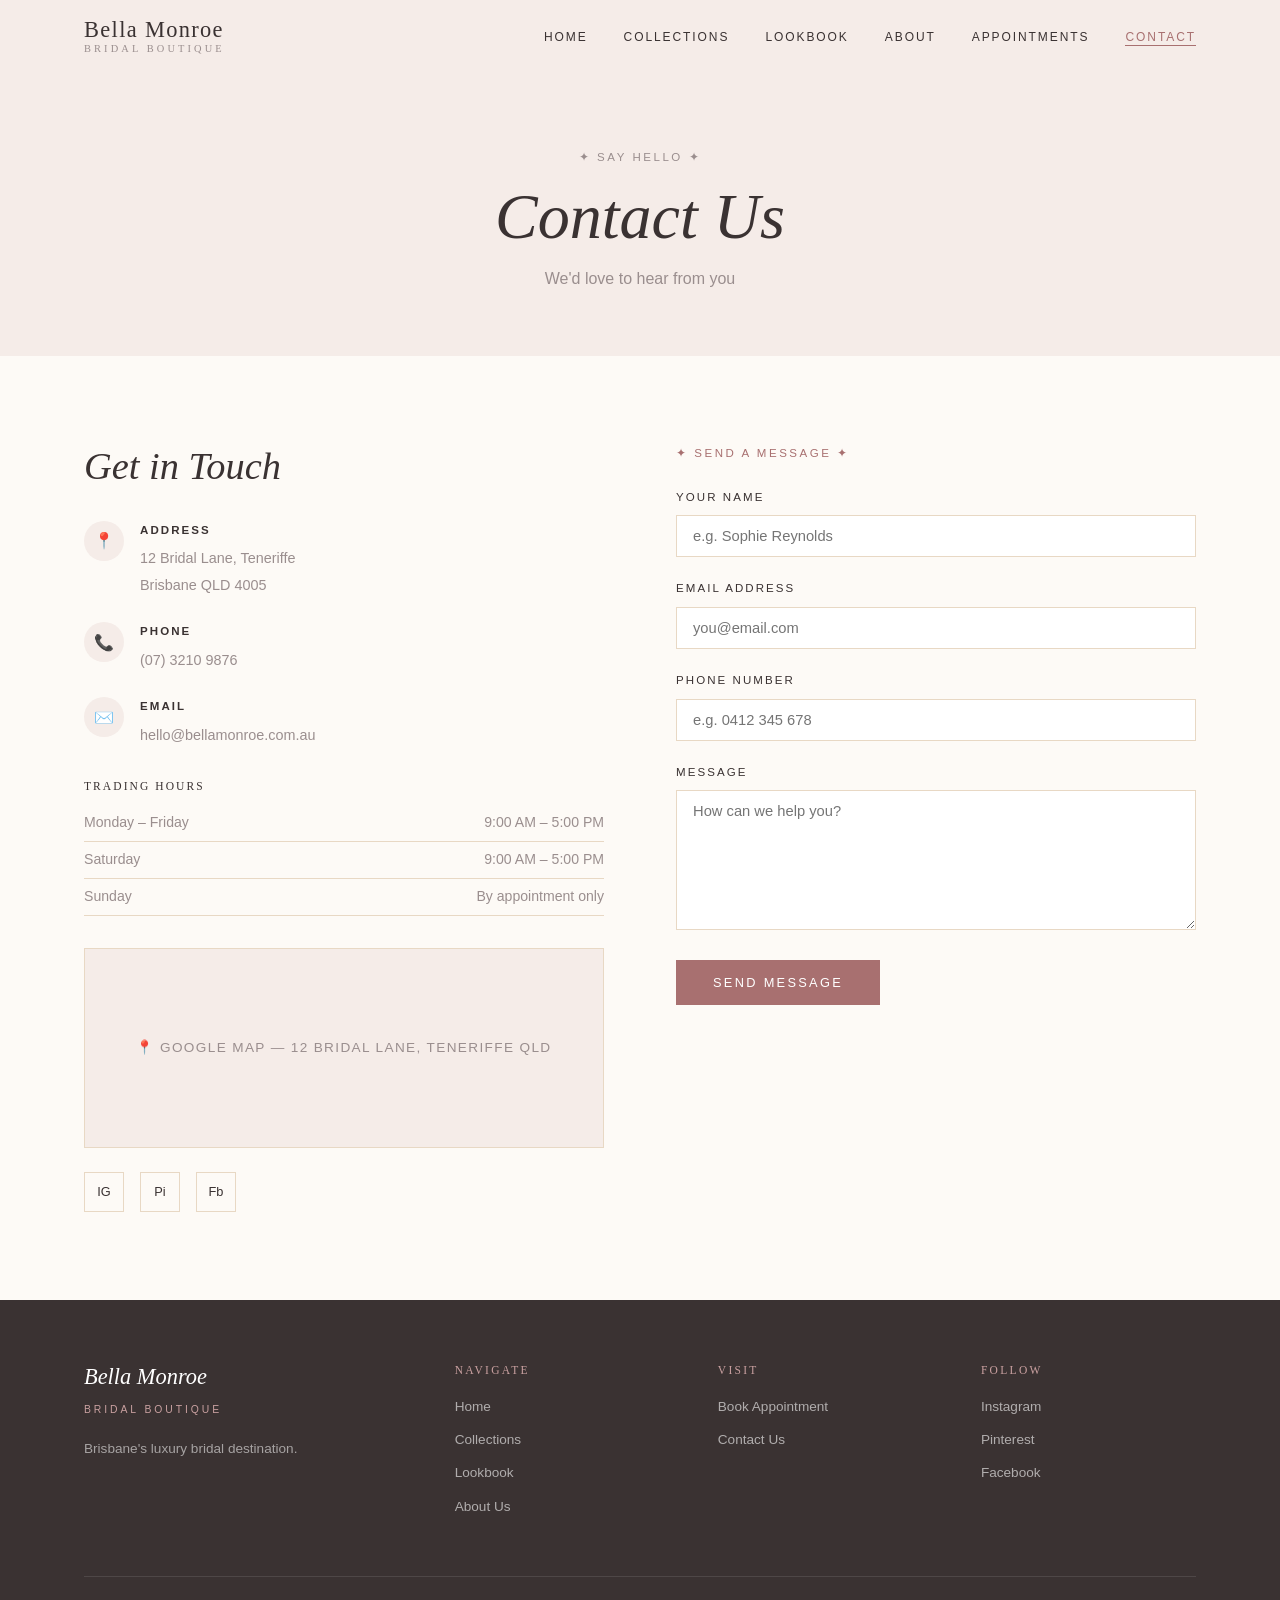
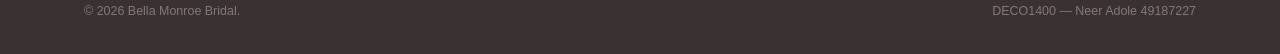
<file: contact.html>
<!DOCTYPE html>
<html lang="en">
<head>
  <meta charset="UTF-8" />
  <meta name="viewport" content="width=device-width, initial-scale=1.0" />
  <title>Bella Monroe Bridal — Contact</title>
  <link rel="stylesheet" href="css/style.css" />
</head>
<body>

  <nav class="nav">
    <div class="nav__inner">
      <a href="index.html" class="nav__logo">Bella Monroe<span>Bridal Boutique</span></a>
      <ul class="nav__links">
        <li><a href="index.html">Home</a></li>
        <li><a href="collections.html">Collections</a></li>
        <li><a href="lookbook.html">Lookbook</a></li>
        <li><a href="about.html">About</a></li>
        <li><a href="appointments.html">Appointments</a></li>
        <li><a href="contact.html" class="active">Contact</a></li>
      </ul>
      <button class="nav__burger" aria-label="Open menu"><span></span><span></span><span></span></button>
    </div>
  </nav>
  <div class="nav__mobile">
    <a href="index.html">Home</a><a href="collections.html">Collections</a><a href="lookbook.html">Lookbook</a>
    <a href="about.html">About</a><a href="appointments.html">Appointments</a><a href="contact.html">Contact</a>
  </div>

  <header class="page-header">
    <p class="eyebrow">✦ Say Hello ✦</p>
    <h1>Contact Us</h1>
    <p>We'd love to hear from you</p>
  </header>

  <section class="section section--ivory">
    <div class="container">
      <div class="contact-layout">

        <!-- Info Column -->
        <div class="contact-info reveal">
          <h2>Get in Touch</h2>

          <div class="contact-detail">
            <div class="contact-detail__icon">📍</div>
            <div class="contact-detail__text">
              <strong>Address</strong>
              <span>12 Bridal Lane, Teneriffe<br>Brisbane QLD 4005</span>
            </div>
          </div>

          <div class="contact-detail">
            <div class="contact-detail__icon">📞</div>
            <div class="contact-detail__text">
              <strong>Phone</strong>
              <span>(07) 3210 9876</span>
            </div>
          </div>

          <div class="contact-detail">
            <div class="contact-detail__icon">✉️</div>
            <div class="contact-detail__text">
              <strong>Email</strong>
              <span>hello@bellamonroe.com.au</span>
            </div>
          </div>

          <div class="contact-hours">
            <h4>Trading Hours</h4>
            <div class="hours-row"><span>Monday – Friday</span><span>9:00 AM – 5:00 PM</span></div>
            <div class="hours-row"><span>Saturday</span><span>9:00 AM – 5:00 PM</span></div>
            <div class="hours-row"><span>Sunday</span><span>By appointment only</span></div>
          </div>

          <div class="map-placeholder">
            📍 Google Map — 12 Bridal Lane, Teneriffe QLD
          </div>

          <div class="social-links">
            <a href="#" aria-label="Instagram">IG</a>
            <a href="#" aria-label="Pinterest">Pi</a>
            <a href="#" aria-label="Facebook">Fb</a>
          </div>
        </div>

        <!-- Form Column (JS Interaction #9) -->
        <div class="reveal">
          <p class="eyebrow" style="margin-bottom:24px;">✦ Send a Message ✦</p>
          <form id="contact-form" novalidate>
            <div class="form-group">
              <label for="c-name">Your Name</label>
              <input type="text" id="c-name" placeholder="e.g. Sophie Reynolds" required />
              <span class="field-error">Please enter your name</span>
            </div>
            <div class="form-group">
              <label for="c-email">Email Address</label>
              <input type="email" id="c-email" placeholder="you@email.com" required />
              <span class="field-error">Please enter a valid email address</span>
            </div>
            <div class="form-group">
              <label for="c-phone">Phone Number</label>
              <input type="tel" id="c-phone" placeholder="e.g. 0412 345 678" required />
              <span class="field-error">Please enter your phone number</span>
            </div>
            <div class="form-group">
              <label for="c-msg">Message</label>
              <textarea id="c-msg" placeholder="How can we help you?" style="min-height:140px;" required></textarea>
              <span class="field-error">Please enter a message</span>
            </div>
            <button type="submit" class="btn btn--rose">Send Message</button>
          </form>
          <div class="form-success" id="contact-success">
            <p style="font-size:1.5rem;">💌</p>
            <h3 style="font-family:var(--font-display);font-style:italic;margin:8px 0;">Message Sent!</h3>
            <p style="color:var(--warm-grey);">Thank you for reaching out. We'll get back to you within one business day.</p>
          </div>
        </div>

      </div>
    </div>
  </section>

  <footer class="footer">
    <div class="container">
      <div class="footer__grid">
        <div class="footer__brand"><h3>Bella Monroe</h3><span>Bridal Boutique</span><p>Brisbane's luxury bridal destination.</p></div>
        <div class="footer__col"><h4>Navigate</h4><a href="index.html">Home</a><a href="collections.html">Collections</a><a href="lookbook.html">Lookbook</a><a href="about.html">About Us</a></div>
        <div class="footer__col"><h4>Visit</h4><a href="appointments.html">Book Appointment</a><a href="contact.html">Contact Us</a></div>
        <div class="footer__col"><h4>Follow</h4><a href="#">Instagram</a><a href="#">Pinterest</a><a href="#">Facebook</a></div>
      </div>
      <div class="footer__bottom"><span>&copy; 2026 Bella Monroe Bridal.</span><span>DECO1400 — Neer Adole 49187227</span></div>
    </div>
  </footer>

  <script src="js/script.js"></script>
</body>
</html>
</file>
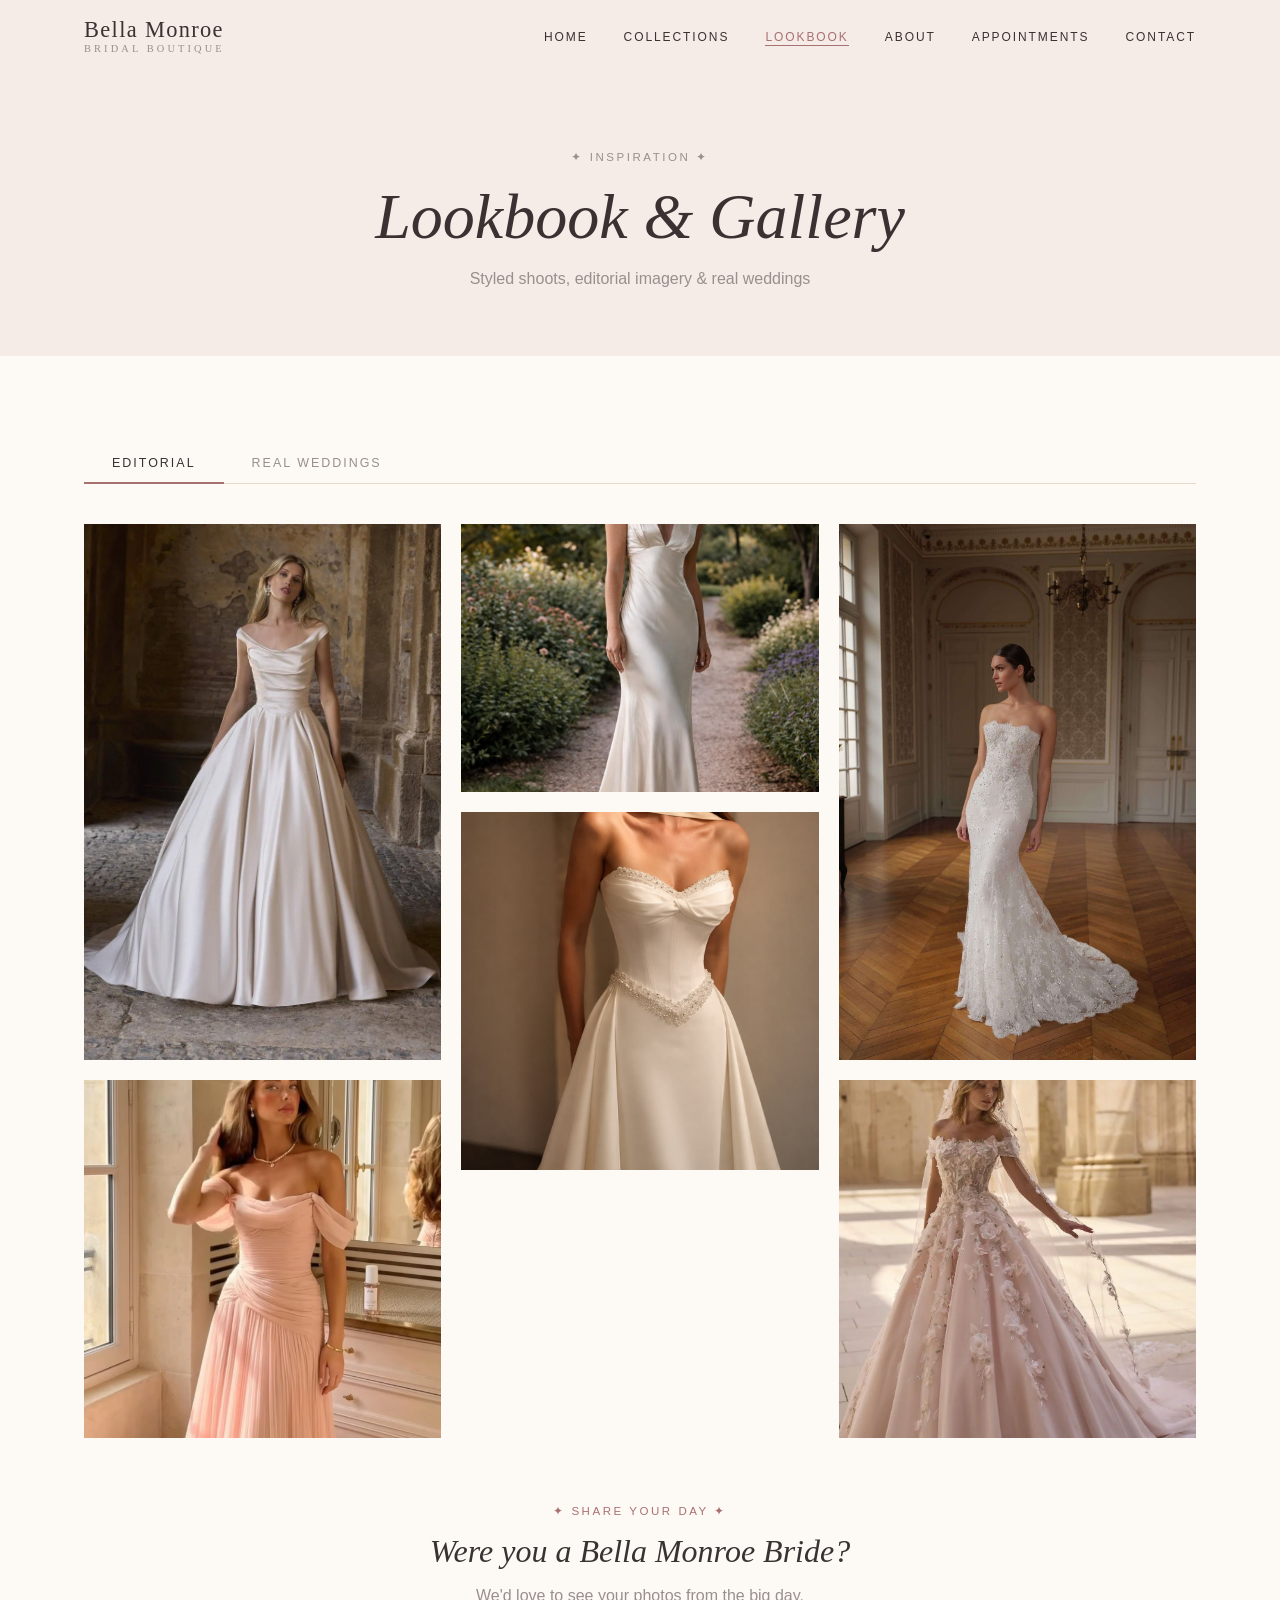
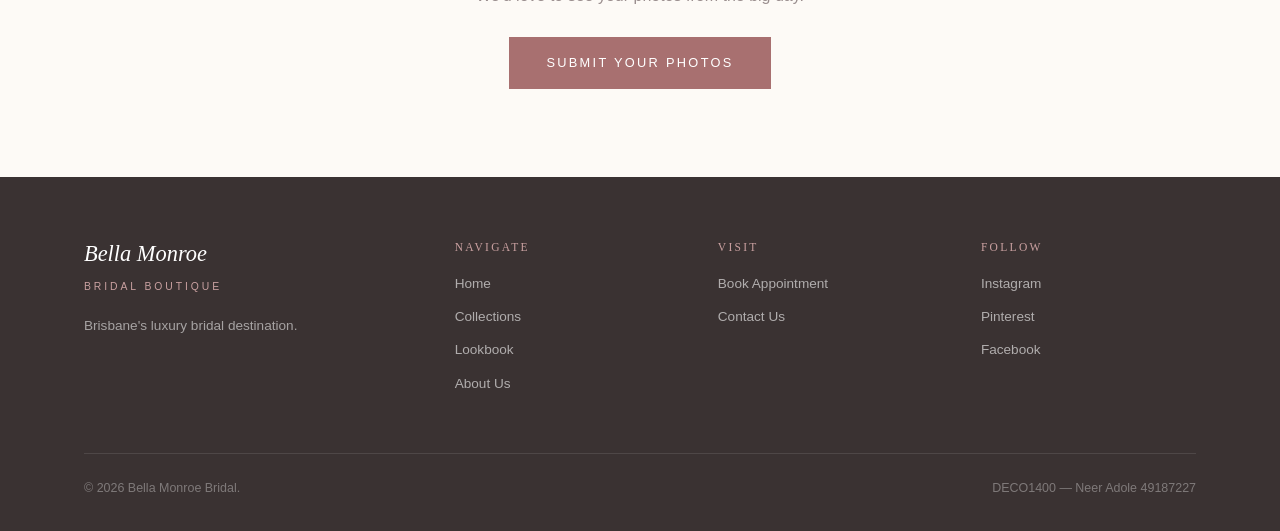
<file: lookbook.html>
<!DOCTYPE html>
<html lang="en">
<head>
  <meta charset="UTF-8" />
  <meta name="viewport" content="width=device-width, initial-scale=1.0" />
  <title>Bella Monroe Bridal — Lookbook</title>
  <link rel="stylesheet" href="css/style.css" />
</head>
<body>
  <nav class="nav">
    <div class="nav__inner">
      <a href="index.html" class="nav__logo">Bella Monroe<span>Bridal Boutique</span></a>
      <ul class="nav__links">
        <li><a href="index.html">Home</a></li>
        <li><a href="collections.html">Collections</a></li>
        <li><a href="lookbook.html" class="active">Lookbook</a></li>
        <li><a href="about.html">About</a></li>
        <li><a href="appointments.html">Appointments</a></li>
        <li><a href="contact.html">Contact</a></li>
      </ul>
      <button class="nav__burger" aria-label="Open menu"><span></span><span></span><span></span></button>
    </div>
  </nav>
  <div class="nav__mobile">
    <a href="index.html">Home</a><a href="collections.html">Collections</a><a href="lookbook.html">Lookbook</a>
    <a href="about.html">About</a><a href="appointments.html">Appointments</a><a href="contact.html">Contact</a>
  </div>

  <header class="page-header">
    <p class="eyebrow">✦ Inspiration ✦</p>
    <h1>Lookbook &amp; Gallery</h1>
    <p>Styled shoots, editorial imagery &amp; real weddings</p>
  </header>

  <section class="section section--ivory">
    <div class="container">
      <div class="tab-bar">
        <button data-tab="editorial" class="active">Editorial</button>
        <button data-tab="real-weddings">Real Weddings</button>
      </div>

      <!-- Editorial Tab -->
      <div class="tab-content active" id="editorial">
        <div class="masonry-grid">

          <div class="masonry-item masonry-item--tall"
               data-title="Ivory Dream" data-sub="Ball Gown · Satin Off-Shoulder" data-emoji="👗">
            <img src="images/gown-1.jpeg" alt="Ivory Dream editorial" />
            <div class="masonry-item__overlay"><h4>Ivory Dream</h4><span>Ball Gown · View Collection →</span></div>
          </div>

          <div class="masonry-item masonry-item--medium"
               data-title="Blush Whisper" data-sub="A-Line · Pleated Blush" data-emoji="🌸">
            <img src="images/gown-2.jpeg" alt="Blush Whisper editorial" />
            <div class="masonry-item__overlay"><h4>Blush Whisper</h4><span>A-Line · View Collection →</span></div>
          </div>

          <div class="masonry-item masonry-item--wide"
               data-title="Silk Reverie" data-sub="Minimalist · Ivory Silk" data-emoji="✨">
            <img src="images/gown-3.jpeg" alt="Silk Reverie editorial" />
            <div class="masonry-item__overlay"><h4>Silk Reverie</h4><span>Minimalist · View Collection →</span></div>
          </div>

          <div class="masonry-item masonry-item--medium"
               data-title="Pearl Cascade" data-sub="A-Line · Beaded Corset" data-emoji="💎">
            <img src="images/gown-4.jpeg" alt="Pearl Cascade editorial" />
            <div class="masonry-item__overlay"><h4>Pearl Cascade</h4><span>A-Line · View Collection →</span></div>
          </div>

          <div class="masonry-item masonry-item--tall"
               data-title="La Belle" data-sub="Fit-and-Flare · Lace" data-emoji="🌿">
            <img src="images/gown-5.jpeg" alt="La Belle editorial" />
            <div class="masonry-item__overlay"><h4>La Belle</h4><span>Fit-and-Flare · View Collection →</span></div>
          </div>

          <div class="masonry-item masonry-item--medium"
               data-title="Rose Petal" data-sub="Ball Gown · 3D Florals" data-emoji="🌸">
            <img src="images/gown-7.jpeg" alt="Rose Petal editorial" />
            <div class="masonry-item__overlay"><h4>Rose Petal</h4><span>Ball Gown · View Collection →</span></div>
          </div>

        </div>
      </div>

      <!-- Real Weddings Tab — all 4 couple photos -->
      <div class="tab-content" id="real-weddings">
        <div class="masonry-grid">

          <div class="masonry-item masonry-item--tall"
               data-title="Sophie &amp; James" data-sub="Married February 2025 · Ivory Dream gown" data-emoji="💍">
            <img src="images/wedding-1.jpeg" alt="Sophie and James wedding" />
            <div class="masonry-item__overlay"><h4>Sophie &amp; James</h4><span>February 2025 · Brisbane</span></div>
          </div>

          <div class="masonry-item masonry-item--medium"
               data-title="Amelia &amp; Tom" data-sub="Married April 2025 · La Belle gown" data-emoji="💐">
            <img src="images/wedding-2.jpeg" alt="Amelia and Tom wedding" />
            <div class="masonry-item__overlay"><h4>Amelia &amp; Tom</h4><span>April 2025 · Gold Coast</span></div>
          </div>

          <div class="masonry-item masonry-item--wide"
               data-title="Charlotte &amp; Liam" data-sub="Married June 2025 · Pearl Cascade gown" data-emoji="🕊️">
            <img src="images/wedding-3.jpeg" alt="Charlotte and Liam wedding" />
            <div class="masonry-item__overlay"><h4>Charlotte &amp; Liam</h4><span>June 2025 · Sunshine Coast</span></div>
          </div>

          <div class="masonry-item masonry-item--tall"
               data-title="Isabella &amp; Noah" data-sub="Married August 2025 · Blush Whisper gown" data-emoji="🌹">
            <img src="images/wedding-4.jpeg" alt="Isabella and Noah wedding" />
            <div class="masonry-item__overlay"><h4>Isabella &amp; Noah</h4><span>August 2025 · Byron Bay</span></div>
          </div>

        </div>
      </div>

      <div style="text-align:center;margin-top:64px;" class="reveal">
        <p class="eyebrow">✦ Share Your Day ✦</p>
        <h2 style="font-style:italic;font-size:2rem;margin-bottom:12px;">Were you a Bella Monroe Bride?</h2>
        <p style="color:var(--warm-grey);margin-bottom:28px;">We'd love to see your photos from the big day.</p>
        <a href="contact.html" class="btn btn--rose">Submit Your Photos</a>
      </div>
    </div>
  </section>

  <div class="lightbox" id="lightbox" role="dialog" aria-modal="true">
    <div class="lightbox__inner">
      <button class="lightbox__close" aria-label="Close">&times;</button>
      <div class="lightbox__img"><span id="lightbox-emoji">👗</span></div>
      <h3 id="lightbox-title">Gown Name</h3>
      <p id="lightbox-sub">Details</p>
      <a href="collections.html" class="btn" style="margin-top:20px;">View in Collections</a>
    </div>
  </div>

  <footer class="footer">
    <div class="container">
      <div class="footer__grid">
        <div class="footer__brand"><h3>Bella Monroe</h3><span>Bridal Boutique</span><p>Brisbane's luxury bridal destination.</p></div>
        <div class="footer__col"><h4>Navigate</h4><a href="index.html">Home</a><a href="collections.html">Collections</a><a href="lookbook.html">Lookbook</a><a href="about.html">About Us</a></div>
        <div class="footer__col"><h4>Visit</h4><a href="appointments.html">Book Appointment</a><a href="contact.html">Contact Us</a></div>
        <div class="footer__col"><h4>Follow</h4><a href="#">Instagram</a><a href="#">Pinterest</a><a href="#">Facebook</a></div>
      </div>
      <div class="footer__bottom"><span>&copy; 2026 Bella Monroe Bridal.</span><span>DECO1400 — Neer Adole 49187227</span></div>
    </div>
  </footer>
  <script src="js/script.js"></script>
</body>
</html>
</file>
<file: css/style.css>
/* ============================================================
   Bella Monroe Bridal — style.css
   Author: Neer Adole (49187227)
   Course: DECO1400 — Introduction to Web Design
   ============================================================ */

/* ── CSS Custom Properties ─────────────────────────────────── */
:root {
  --rose:        #c9a0a0;
  --rose-dark:   #a87070;
  --rose-light:  #f0dada;
  --blush:       #f5ece8;
  --ivory:       #fdfaf6;
  --champagne:   #e8d8c4;
  --charcoal:    #3a3232;
  --warm-grey:   #9a8e8e;
  --white:       #ffffff;
  --error:       #b85454;

  --font-display: 'Cormorant Garamond', Georgia, serif;
  --font-body:    'Jost', 'Gill Sans', sans-serif;

  --nav-h: 72px;
  --transition: 0.35s ease;
  --shadow: 0 4px 24px rgba(58,50,50,0.10);
  --shadow-lg: 0 12px 48px rgba(58,50,50,0.16);
}

/* ── Reset & Base ───────────────────────────────────────────── */
*, *::before, *::after { box-sizing: border-box; margin: 0; padding: 0; }

html { scroll-behavior: smooth; font-size: 16px; }

body {
  font-family: var(--font-body);
  color: var(--charcoal);
  background: var(--ivory);
  line-height: 1.7;
  overflow-x: hidden;
}

img { max-width: 100%; display: block; }
a  { color: inherit; text-decoration: none; }
ul { list-style: none; }

h1, h2, h3, h4 {
  font-family: var(--font-display);
  font-weight: 400;
  line-height: 1.15;
}

/* ── Google Fonts Import ────────────────────────────────────── */
@import url('https://fonts.googleapis.com/css2?family=Cormorant+Garamond:ital,wght@0,300;0,400;0,500;1,300;1,400&family=Jost:wght@300;400;500&display=swap');

/* ── Utility Classes ────────────────────────────────────────── */
.container { max-width: 1160px; margin: 0 auto; padding: 0 24px; }
.section    { padding: 88px 0; }
.section--blush { background: var(--blush); }
.section--ivory { background: var(--ivory); }

.eyebrow {
  font-family: var(--font-body);
  font-size: 0.72rem;
  letter-spacing: 0.22em;
  text-transform: uppercase;
  color: var(--rose-dark);
  margin-bottom: 12px;
}

.btn {
  display: inline-block;
  padding: 14px 36px;
  font-family: var(--font-body);
  font-size: 0.8rem;
  letter-spacing: 0.18em;
  text-transform: uppercase;
  border: 1px solid var(--charcoal);
  background: transparent;
  color: var(--charcoal);
  cursor: pointer;
  transition: background var(--transition), color var(--transition);
}
.btn:hover { background: var(--charcoal); color: var(--white); }
.btn--rose {
  background: var(--rose-dark);
  border-color: var(--rose-dark);
  color: var(--white);
}
.btn--rose:hover { background: var(--charcoal); border-color: var(--charcoal); }

/* ── Navigation ─────────────────────────────────────────────── */
.nav {
  position: fixed;
  top: 0; left: 0; right: 0;
  height: var(--nav-h);
  z-index: 100;
  display: flex;
  align-items: center;
  transition: background var(--transition), box-shadow var(--transition);
}
.nav.scrolled {
  background: rgba(253,250,246,0.97);
  box-shadow: 0 1px 0 var(--champagne);
}
.nav__inner {
  width: 100%;
  max-width: 1160px;
  margin: 0 auto;
  padding: 0 24px;
  display: flex;
  align-items: center;
  justify-content: space-between;
}
.nav__logo {
  font-family: var(--font-display);
  font-size: 1.4rem;
  font-weight: 300;
  letter-spacing: 0.06em;
  line-height: 1.1;
}
.nav__logo span { display: block; font-size: 0.65rem; letter-spacing: 0.3em; text-transform: uppercase; color: var(--warm-grey); }

.nav__links {
  display: flex;
  gap: 36px;
  align-items: center;
}
.nav__links a {
  font-size: 0.75rem;
  letter-spacing: 0.16em;
  text-transform: uppercase;
  color: var(--charcoal);
  position: relative;
  padding-bottom: 2px;
  transition: color var(--transition);
}
.nav__links a::after {
  content: '';
  position: absolute;
  bottom: 0; left: 0;
  width: 0; height: 1px;
  background: var(--rose-dark);
  transition: width var(--transition);
}
.nav__links a:hover::after,
.nav__links a.active::after { width: 100%; }
.nav__links a.active { color: var(--rose-dark); }

/* Hamburger */
.nav__burger {
  display: none;
  flex-direction: column;
  gap: 5px;
  cursor: pointer;
  background: none;
  border: none;
  padding: 4px;
}
.nav__burger span {
  display: block;
  width: 24px; height: 1px;
  background: var(--charcoal);
  transition: transform var(--transition), opacity var(--transition);
}
.nav__burger.open span:nth-child(1) { transform: translateY(6px) rotate(45deg); }
.nav__burger.open span:nth-child(2) { opacity: 0; }
.nav__burger.open span:nth-child(3) { transform: translateY(-6px) rotate(-45deg); }

/* Mobile menu */
.nav__mobile {
  display: none;
  position: fixed;
  inset: 0;
  background: var(--ivory);
  z-index: 99;
  flex-direction: column;
  align-items: center;
  justify-content: center;
  gap: 40px;
}
.nav__mobile.open { display: flex; }
.nav__mobile a {
  font-family: var(--font-display);
  font-size: 2rem;
  font-weight: 300;
  letter-spacing: 0.04em;
  color: var(--charcoal);
  transition: color var(--transition);
}
.nav__mobile a:hover { color: var(--rose-dark); }

/* ── Hero ────────────────────────────────────────────────────── */
.hero {
  min-height: 100vh;
  display: flex;
  align-items: center;
  position: relative;
  overflow: hidden;
  background: var(--blush);
}
.hero__bg {
  position: absolute;
  inset: 0;
  background:
    radial-gradient(ellipse 80% 60% at 70% 50%, rgba(201,160,160,0.18) 0%, transparent 70%),
    radial-gradient(ellipse 40% 60% at 20% 80%, rgba(232,216,196,0.25) 0%, transparent 60%);
}
/* Decorative rings */
.hero__ring {
  position: absolute;
  border-radius: 50%;
  border: 1px solid rgba(201,160,160,0.25);
  animation: spin-slow 30s linear infinite;
}
.hero__ring--1 { width: 520px; height: 520px; right: -80px; top: 50%; transform: translateY(-50%); }
.hero__ring--2 { width: 360px; height: 360px; right: 60px; top: 50%; transform: translateY(-50%); animation-direction: reverse; animation-duration: 20s; }
.hero__ring--3 { width: 160px; height: 160px; right: 180px; top: 30%; }

@keyframes spin-slow { to { transform: translateY(-50%) rotate(360deg); } }

.hero__content {
  position: relative;
  z-index: 2;
  max-width: 1160px;
  margin: 0 auto;
  padding: 0 24px;
  padding-top: var(--nav-h);
}
.hero__content h1 {
  font-size: clamp(3.2rem, 7vw, 6rem);
  font-weight: 300;
  font-style: italic;
  line-height: 1.05;
  margin-bottom: 24px;
  opacity: 0;
  transform: translateY(30px);
  animation: fade-up 1s ease 0.3s forwards;
}
.hero__content h1 em { font-style: normal; color: var(--rose-dark); }
.hero__sub {
  font-size: 1rem;
  color: var(--warm-grey);
  max-width: 420px;
  margin-bottom: 40px;
  opacity: 0;
  transform: translateY(20px);
  animation: fade-up 1s ease 0.6s forwards;
}
.hero__btns {
  display: flex;
  gap: 16px;
  flex-wrap: wrap;
  opacity: 0;
  animation: fade-up 1s ease 0.9s forwards;
}

@keyframes fade-up {
  to { opacity: 1; transform: translateY(0); }
}

/* ── Featured silhouettes ───────────────────────────────────── */
.silhouettes {
  display: grid;
  grid-template-columns: repeat(3, 1fr);
  gap: 24px;
  margin-top: 48px;
}
.silhouette-card {
  background: var(--white);
  padding: 32px 24px;
  text-align: center;
  transition: transform var(--transition), box-shadow var(--transition);
  cursor: pointer;
}
.silhouette-card:hover {
  transform: translateY(-6px);
  box-shadow: var(--shadow);
}
.silhouette-card__icon {
  font-size: 3rem;
  margin-bottom: 16px;
  display: block;
}
.silhouette-card h3 {
  font-size: 1.3rem;
  margin-bottom: 6px;
}
.silhouette-card p {
  font-size: 0.82rem;
  color: var(--warm-grey);
}

/* ── Section headings ───────────────────────────────────────── */
.section__heading {
  text-align: center;
  margin-bottom: 56px;
}
.section__heading h2 {
  font-size: clamp(2rem, 4vw, 3.2rem);
  font-weight: 300;
  font-style: italic;
}
.section__heading p {
  color: var(--warm-grey);
  margin-top: 12px;
  font-size: 0.92rem;
}
.divider {
  width: 48px; height: 1px;
  background: var(--rose);
  margin: 16px auto;
}

/* ── Testimonials ───────────────────────────────────────────── */
.testimonials-strip {
  background: var(--charcoal);
  color: var(--white);
  padding: 64px 24px;
  text-align: center;
  overflow: hidden;
}
.testimonials-strip__track {
  position: relative;
}
.testimonial {
  display: none;
  animation: fade-in 0.5s ease;
}
.testimonial.active { display: block; }
@keyframes fade-in { from { opacity: 0; } to { opacity: 1; } }

.testimonial blockquote {
  font-family: var(--font-display);
  font-style: italic;
  font-size: clamp(1.4rem, 3vw, 2rem);
  font-weight: 300;
  max-width: 700px;
  margin: 0 auto 20px;
}
.testimonial cite {
  font-size: 0.78rem;
  letter-spacing: 0.2em;
  text-transform: uppercase;
  color: var(--rose);
}
.testimonials-strip__dots {
  margin-top: 28px;
  display: flex;
  justify-content: center;
  gap: 10px;
}
.testimonials-strip__dots button {
  width: 8px; height: 8px;
  border-radius: 50%;
  background: rgba(255,255,255,0.3);
  border: none;
  cursor: pointer;
  transition: background var(--transition);
}
.testimonials-strip__dots button.active { background: var(--rose); }

/* ── Collections grid ───────────────────────────────────────── */
.filter-bar {
  display: flex;
  gap: 12px;
  flex-wrap: wrap;
  margin-bottom: 40px;
  justify-content: center;
}
.filter-bar button {
  padding: 8px 22px;
  border: 1px solid var(--champagne);
  background: transparent;
  font-family: var(--font-body);
  font-size: 0.75rem;
  letter-spacing: 0.14em;
  text-transform: uppercase;
  cursor: pointer;
  transition: all var(--transition);
  color: var(--charcoal);
}
.filter-bar button:hover,
.filter-bar button.active {
  background: var(--charcoal);
  border-color: var(--charcoal);
  color: var(--white);
}

.gowns-grid {
  display: grid;
  grid-template-columns: repeat(3, 1fr);
  gap: 32px;
}
.gown-card {
  background: var(--white);
  transition: transform var(--transition), box-shadow var(--transition);
}
.gown-card:hover {
  transform: translateY(-4px);
  box-shadow: var(--shadow);
}
.gown-card__img {
  aspect-ratio: 3/4;
  background: var(--blush);
  position: relative;
  overflow: hidden;
  display: flex;
  align-items: center;
  justify-content: center;
}
.gown-card__img .placeholder-dress {
  font-size: 5rem;
  opacity: 0.4;
}
.gown-card__img::after {
  content: 'Enquire →';
  position: absolute;
  bottom: 0; left: 0; right: 0;
  background: rgba(58,50,50,0.85);
  color: var(--white);
  text-align: center;
  padding: 14px;
  font-size: 0.78rem;
  letter-spacing: 0.16em;
  text-transform: uppercase;
  transform: translateY(100%);
  transition: transform var(--transition);
}
.gown-card:hover .gown-card__img::after { transform: translateY(0); }

.gown-card__info {
  padding: 20px;
}
.gown-card__info h3 {
  font-size: 1.2rem;
  margin-bottom: 4px;
}
.gown-card__info .tag {
  font-size: 0.72rem;
  letter-spacing: 0.14em;
  text-transform: uppercase;
  color: var(--warm-grey);
  margin-bottom: 8px;
}
.gown-card__info .price {
  color: var(--rose-dark);
  font-size: 0.88rem;
  margin-bottom: 12px;
}
.gown-card__info .enquire-link {
  font-size: 0.75rem;
  letter-spacing: 0.14em;
  text-transform: uppercase;
  color: var(--charcoal);
  border-bottom: 1px solid var(--charcoal);
  padding-bottom: 1px;
  transition: color var(--transition), border-color var(--transition);
}
.gown-card__info .enquire-link:hover { color: var(--rose-dark); border-color: var(--rose-dark); }

/* ── Lookbook / Gallery ─────────────────────────────────────── */
.tab-bar {
  display: flex;
  gap: 0;
  margin-bottom: 40px;
  border-bottom: 1px solid var(--champagne);
}
.tab-bar button {
  padding: 12px 28px;
  border: none;
  background: none;
  font-family: var(--font-body);
  font-size: 0.78rem;
  letter-spacing: 0.16em;
  text-transform: uppercase;
  cursor: pointer;
  color: var(--warm-grey);
  border-bottom: 2px solid transparent;
  margin-bottom: -1px;
  transition: all var(--transition);
}
.tab-bar button.active {
  color: var(--charcoal);
  border-bottom-color: var(--rose-dark);
}

.masonry-grid {
  columns: 3;
  column-gap: 20px;
}
.masonry-item {
  break-inside: avoid;
  margin-bottom: 20px;
  background: var(--blush);
  position: relative;
  overflow: hidden;
  cursor: pointer;
}
.masonry-item--tall   { aspect-ratio: 2/3; }
.masonry-item--medium { aspect-ratio: 1/1; }
.masonry-item--wide   { aspect-ratio: 4/3; }

.masonry-item .placeholder-img {
  width: 100%; height: 100%;
  display: flex;
  align-items: center;
  justify-content: center;
  font-size: 3rem;
  opacity: 0.3;
  background: var(--rose-light);
}
.masonry-item__overlay {
  position: absolute;
  inset: 0;
  background: rgba(58,50,50,0.7);
  display: flex;
  flex-direction: column;
  align-items: center;
  justify-content: center;
  color: var(--white);
  opacity: 0;
  transition: opacity var(--transition);
  padding: 24px;
  text-align: center;
}
.masonry-item:hover .masonry-item__overlay { opacity: 1; }
.masonry-item__overlay h4 {
  font-family: var(--font-display);
  font-size: 1.3rem;
  font-style: italic;
  margin-bottom: 6px;
}
.masonry-item__overlay span { font-size: 0.75rem; letter-spacing: 0.14em; text-transform: uppercase; color: var(--rose-light); }

.tab-content { display: none; }
.tab-content.active { display: block; }

/* Lightbox */
.lightbox {
  display: none;
  position: fixed;
  inset: 0;
  z-index: 200;
  background: rgba(0,0,0,0.92);
  align-items: center;
  justify-content: center;
}
.lightbox.open { display: flex; }
.lightbox__inner {
  position: relative;
  max-width: 600px;
  width: 90%;
  background: var(--ivory);
  padding: 48px 40px 40px;
  text-align: center;
}
.lightbox__close {
  position: absolute;
  top: 16px; right: 20px;
  background: none;
  border: none;
  font-size: 1.4rem;
  cursor: pointer;
  color: var(--charcoal);
}
.lightbox__img {
  width: 100%;
  aspect-ratio: 2/3;
  background: var(--rose-light);
  display: flex;
  align-items: center;
  justify-content: center;
  font-size: 6rem;
  margin-bottom: 20px;
}
.lightbox__img span { opacity: 0.3; }
.lightbox__inner h3 {
  font-size: 1.6rem;
  font-style: italic;
  margin-bottom: 6px;
}
.lightbox__inner p { color: var(--warm-grey); font-size: 0.88rem; }

/* ── About ───────────────────────────────────────────────────── */
.about-split {
  display: grid;
  grid-template-columns: 1fr 1fr;
  gap: 80px;
  align-items: center;
}
.about-split__img {
  aspect-ratio: 3/4;
  background: var(--blush);
  display: flex;
  align-items: center;
  justify-content: center;
  font-size: 8rem;
  color: rgba(201,160,160,0.4);
  position: relative;
}
.about-split__img::before {
  content: '';
  position: absolute;
  top: -16px; left: -16px;
  right: 16px; bottom: 16px;
  border: 1px solid var(--champagne);
  z-index: -1;
}

.about-split__text h2 {
  font-size: clamp(2rem, 3.5vw, 2.8rem);
  font-style: italic;
  margin-bottom: 8px;
}
.about-split__text p {
  color: var(--warm-grey);
  margin-bottom: 16px;
  font-size: 0.95rem;
}

.team-grid {
  display: grid;
  grid-template-columns: repeat(4, 1fr);
  gap: 24px;
  margin-top: 48px;
}
.team-card { text-align: center; }
.team-card__photo {
  width: 100%;
  aspect-ratio: 1;
  border-radius: 50%;
  background: var(--blush);
  display: flex;
  align-items: center;
  justify-content: center;
  font-size: 2.4rem;
  margin-bottom: 16px;
  color: var(--rose);
}
.team-card h4 {
  font-size: 1.1rem;
  font-style: italic;
}
.team-card span {
  font-size: 0.75rem;
  letter-spacing: 0.14em;
  text-transform: uppercase;
  color: var(--warm-grey);
}

/* Values */
.values-grid {
  display: grid;
  grid-template-columns: repeat(3, 1fr);
  gap: 32px;
  margin-top: 48px;
}
.value-item {
  padding: 32px 24px;
  background: var(--white);
  border-top: 2px solid var(--rose);
}
.value-item h4 {
  font-size: 1.15rem;
  font-style: italic;
  margin-bottom: 10px;
}
.value-item p { font-size: 0.88rem; color: var(--warm-grey); }

/* ── Appointments / Booking ─────────────────────────────────── */
.booking-layout {
  display: grid;
  grid-template-columns: 1fr 1fr;
  gap: 72px;
  align-items: start;
}
.booking-layout .form-aside {
  background: var(--charcoal);
  color: var(--white);
  padding: 48px 40px;
}
.booking-layout .form-aside h3 {
  font-size: 1.8rem;
  font-style: italic;
  margin-bottom: 20px;
}
.booking-layout .form-aside p { font-size: 0.88rem; color: var(--rose-light); margin-bottom: 8px; }
.booking-layout .form-aside .detail { display: flex; align-items: flex-start; gap: 10px; margin-bottom: 16px; }
.booking-layout .form-aside .detail span { margin-top: 2px; color: var(--rose); }

/* Form styles */
.form-group {
  margin-bottom: 22px;
}
.form-group label {
  display: block;
  font-size: 0.72rem;
  letter-spacing: 0.18em;
  text-transform: uppercase;
  margin-bottom: 8px;
  color: var(--charcoal);
}
.form-group input,
.form-group select,
.form-group textarea {
  width: 100%;
  padding: 12px 16px;
  border: 1px solid var(--champagne);
  background: var(--white);
  font-family: var(--font-body);
  font-size: 0.92rem;
  color: var(--charcoal);
  transition: border-color var(--transition);
  outline: none;
}
.form-group input:focus,
.form-group select:focus,
.form-group textarea:focus { border-color: var(--rose-dark); }
.form-group textarea { resize: vertical; min-height: 100px; }

.form-row { display: grid; grid-template-columns: 1fr 1fr; gap: 16px; }

.field-error {
  font-size: 0.78rem;
  color: var(--error);
  margin-top: 4px;
  display: none;
}
.field-error.visible { display: block; }

.form-success {
  display: none;
  background: #e8f4e8;
  border: 1px solid #a0c8a0;
  padding: 20px;
  text-align: center;
  margin-top: 20px;
}
.form-success.visible { display: block; }

/* Progress bar for multi-step */
.progress-steps {
  display: flex;
  gap: 0;
  margin-bottom: 40px;
  border-bottom: 2px solid var(--champagne);
}
.progress-steps .step {
  flex: 1;
  text-align: center;
  padding: 12px 8px;
  font-size: 0.72rem;
  letter-spacing: 0.14em;
  text-transform: uppercase;
  color: var(--warm-grey);
  border-bottom: 2px solid transparent;
  margin-bottom: -2px;
  transition: all var(--transition);
}
.progress-steps .step.active { color: var(--rose-dark); border-bottom-color: var(--rose-dark); }
.progress-steps .step.done { color: var(--charcoal); }

.form-step { display: none; }
.form-step.active { display: block; }

.step-btns { display: flex; gap: 12px; margin-top: 28px; }

/* ── FAQ Accordion ───────────────────────────────────────────── */
.faq-list { margin-top: 40px; }
.faq-item {
  border-bottom: 1px solid var(--champagne);
}
.faq-item__q {
  width: 100%;
  display: flex;
  align-items: center;
  justify-content: space-between;
  padding: 20px 0;
  background: none;
  border: none;
  text-align: left;
  font-family: var(--font-body);
  font-size: 0.95rem;
  color: var(--charcoal);
  cursor: pointer;
  transition: color var(--transition);
}
.faq-item__q:hover { color: var(--rose-dark); }
.faq-item__q .icon {
  font-size: 1.2rem;
  line-height: 1;
  transition: transform var(--transition);
  flex-shrink: 0;
}
.faq-item.open .faq-item__q .icon { transform: rotate(45deg); }

.faq-item__a {
  display: none;
  padding: 0 0 20px;
  font-size: 0.9rem;
  color: var(--warm-grey);
  line-height: 1.8;
}
.faq-item.open .faq-item__a { display: block; animation: fade-up 0.3s ease; }

/* ── Contact ─────────────────────────────────────────────────── */
.contact-layout {
  display: grid;
  grid-template-columns: 1fr 1fr;
  gap: 72px;
  align-items: start;
}
.contact-info h2 {
  font-size: clamp(2rem, 3vw, 2.6rem);
  font-style: italic;
  margin-bottom: 32px;
}
.contact-detail {
  display: flex;
  gap: 16px;
  margin-bottom: 24px;
  align-items: flex-start;
}
.contact-detail__icon {
  width: 40px; height: 40px;
  background: var(--blush);
  border-radius: 50%;
  display: flex;
  align-items: center;
  justify-content: center;
  flex-shrink: 0;
  font-size: 1rem;
}
.contact-detail__text strong {
  display: block;
  font-size: 0.72rem;
  letter-spacing: 0.18em;
  text-transform: uppercase;
  margin-bottom: 4px;
}
.contact-detail__text span { font-size: 0.9rem; color: var(--warm-grey); }

.contact-hours { margin-top: 32px; }
.contact-hours h4 {
  font-size: 0.72rem;
  letter-spacing: 0.18em;
  text-transform: uppercase;
  margin-bottom: 12px;
}
.hours-row { display: flex; justify-content: space-between; font-size: 0.88rem; color: var(--warm-grey); padding: 6px 0; border-bottom: 1px solid var(--champagne); }

.map-placeholder {
  margin-top: 32px;
  height: 200px;
  background: var(--blush);
  display: flex;
  align-items: center;
  justify-content: center;
  color: var(--warm-grey);
  font-size: 0.85rem;
  letter-spacing: 0.1em;
  text-transform: uppercase;
  border: 1px solid var(--champagne);
}

.social-links { display: flex; gap: 16px; margin-top: 24px; }
.social-links a {
  width: 40px; height: 40px;
  border: 1px solid var(--champagne);
  display: flex;
  align-items: center;
  justify-content: center;
  font-size: 0.8rem;
  font-weight: 500;
  transition: all var(--transition);
}
.social-links a:hover { background: var(--charcoal); border-color: var(--charcoal); color: var(--white); }

/* ── Footer ──────────────────────────────────────────────────── */
.footer {
  background: var(--charcoal);
  color: var(--white);
  padding: 64px 0 32px;
}
.footer__grid {
  display: grid;
  grid-template-columns: 1.5fr 1fr 1fr 1fr;
  gap: 48px;
  margin-bottom: 48px;
}
.footer__brand h3 {
  font-size: 1.4rem;
  font-style: italic;
  margin-bottom: 4px;
}
.footer__brand span { font-size: 0.65rem; letter-spacing: 0.28em; text-transform: uppercase; color: var(--rose); }
.footer__brand p { margin-top: 16px; font-size: 0.85rem; color: rgba(255,255,255,0.55); line-height: 1.8; }

.footer__col h4 {
  font-size: 0.72rem;
  letter-spacing: 0.2em;
  text-transform: uppercase;
  color: var(--rose);
  margin-bottom: 18px;
}
.footer__col a {
  display: block;
  font-size: 0.85rem;
  color: rgba(255,255,255,0.6);
  margin-bottom: 10px;
  transition: color var(--transition);
}
.footer__col a:hover { color: var(--white); }

.footer__bottom {
  border-top: 1px solid rgba(255,255,255,0.1);
  padding-top: 24px;
  display: flex;
  justify-content: space-between;
  align-items: center;
  font-size: 0.78rem;
  color: rgba(255,255,255,0.35);
}

/* ── Scroll reveal ───────────────────────────────────────────── */
.reveal {
  opacity: 0;
  transform: translateY(24px);
  transition: opacity 0.7s ease, transform 0.7s ease;
}
.reveal.visible {
  opacity: 1;
  transform: translateY(0);
}

/* ── Page header (inner pages) ──────────────────────────────── */
.page-header {
  padding: calc(var(--nav-h) + 64px) 0 64px;
  background: var(--blush);
  text-align: center;
}
.page-header h1 {
  font-size: clamp(2.4rem, 5vw, 4rem);
  font-style: italic;
  font-weight: 300;
}
.page-header p { color: var(--warm-grey); margin-top: 12px; }

/* ── Responsive ─────────────────────────────────────────────── */
@media (max-width: 900px) {
  .gowns-grid { grid-template-columns: repeat(2, 1fr); }
  .masonry-grid { columns: 2; }
  .silhouettes { grid-template-columns: 1fr; }
  .about-split { grid-template-columns: 1fr; gap: 40px; }
  .team-grid { grid-template-columns: repeat(2, 1fr); }
  .values-grid { grid-template-columns: 1fr; }
  .booking-layout { grid-template-columns: 1fr; }
  .contact-layout { grid-template-columns: 1fr; }
  .footer__grid { grid-template-columns: 1fr 1fr; gap: 32px; }
}

@media (max-width: 640px) {
  .nav__links { display: none; }
  .nav__burger { display: flex; }
  .gowns-grid { grid-template-columns: 1fr; }
  .masonry-grid { columns: 1; }
  .form-row { grid-template-columns: 1fr; }
  .footer__grid { grid-template-columns: 1fr; }
  .hero__ring { display: none; }
  .section { padding: 56px 0; }
}

/* ── Real image overrides ───────────────────────────────────── */
.gown-card__img img,
.masonry-item img,
.about-split__img img,
.silhouette-card__img img,
.team-card__photo img {
  width: 100%;
  height: 100%;
  object-fit: cover;
  display: block;
}

.silhouette-card__img {
  width: 100%;
  aspect-ratio: 3/4;
  overflow: hidden;
  margin-bottom: 16px;
}

.silhouette-card {
  padding: 0;
  overflow: hidden;
}
.silhouette-card h3,
.silhouette-card p {
  padding: 4px 20px;
}
.silhouette-card h3 { padding-top: 16px; }
.silhouette-card p  { padding-bottom: 20px; }

.team-card__photo {
  overflow: hidden;
  font-size: 0;
}

.about-split__img {
  overflow: hidden;
  font-size: 0;
}

.masonry-item img {
  width: 100%;
  height: 100%;
  object-fit: cover;
  display: block;
}
</file>
